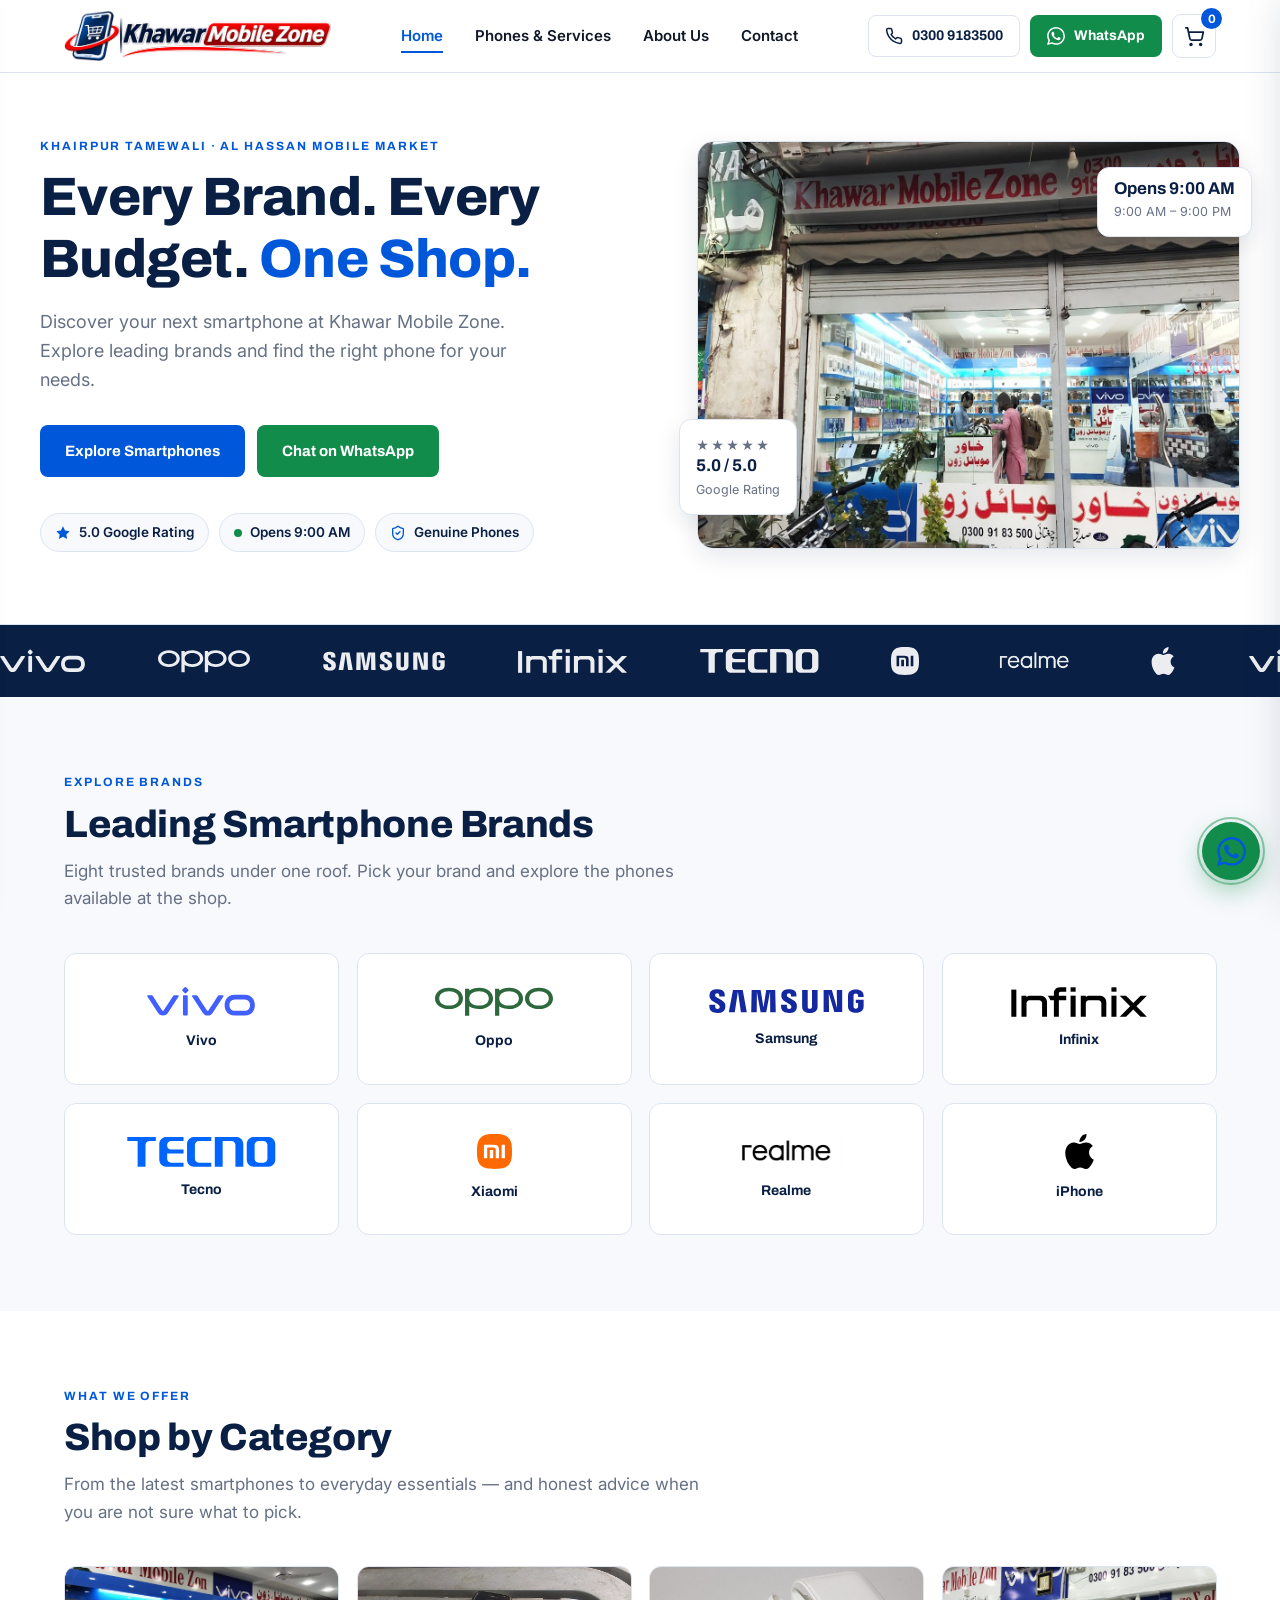
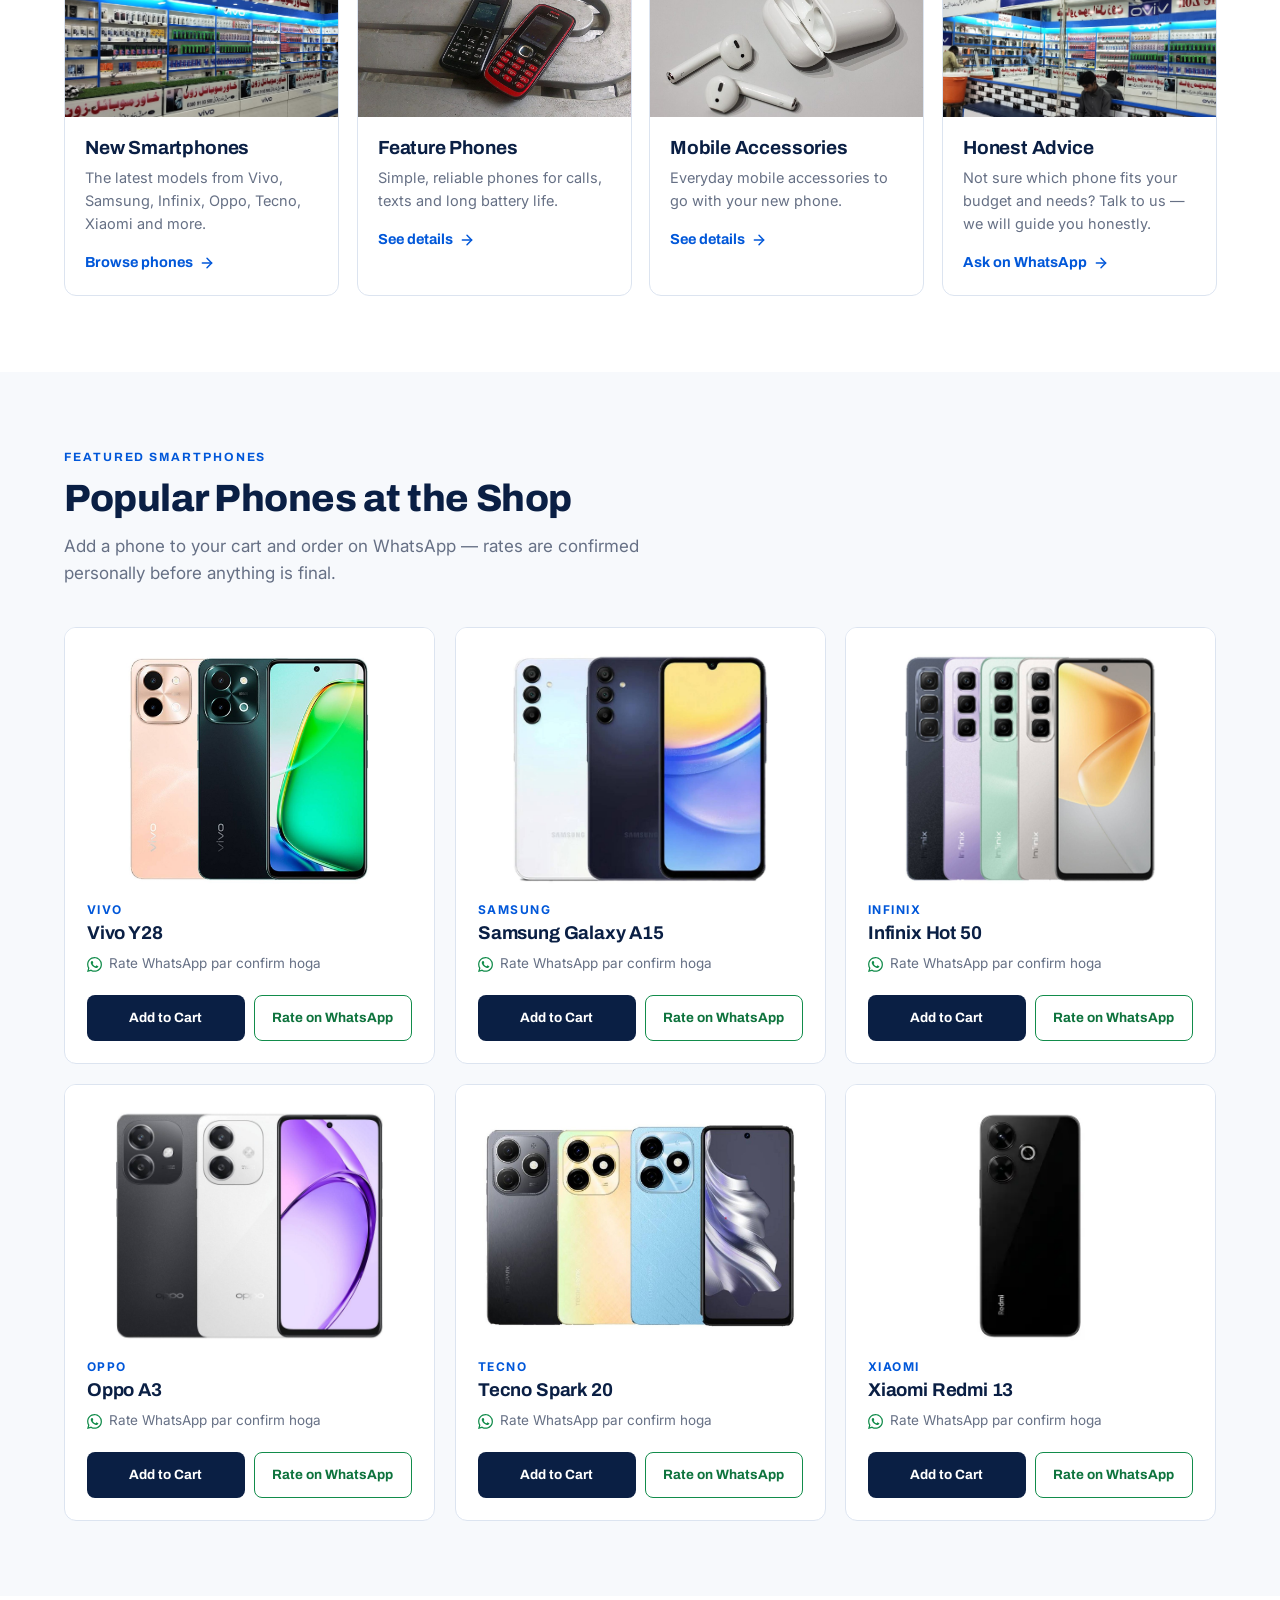
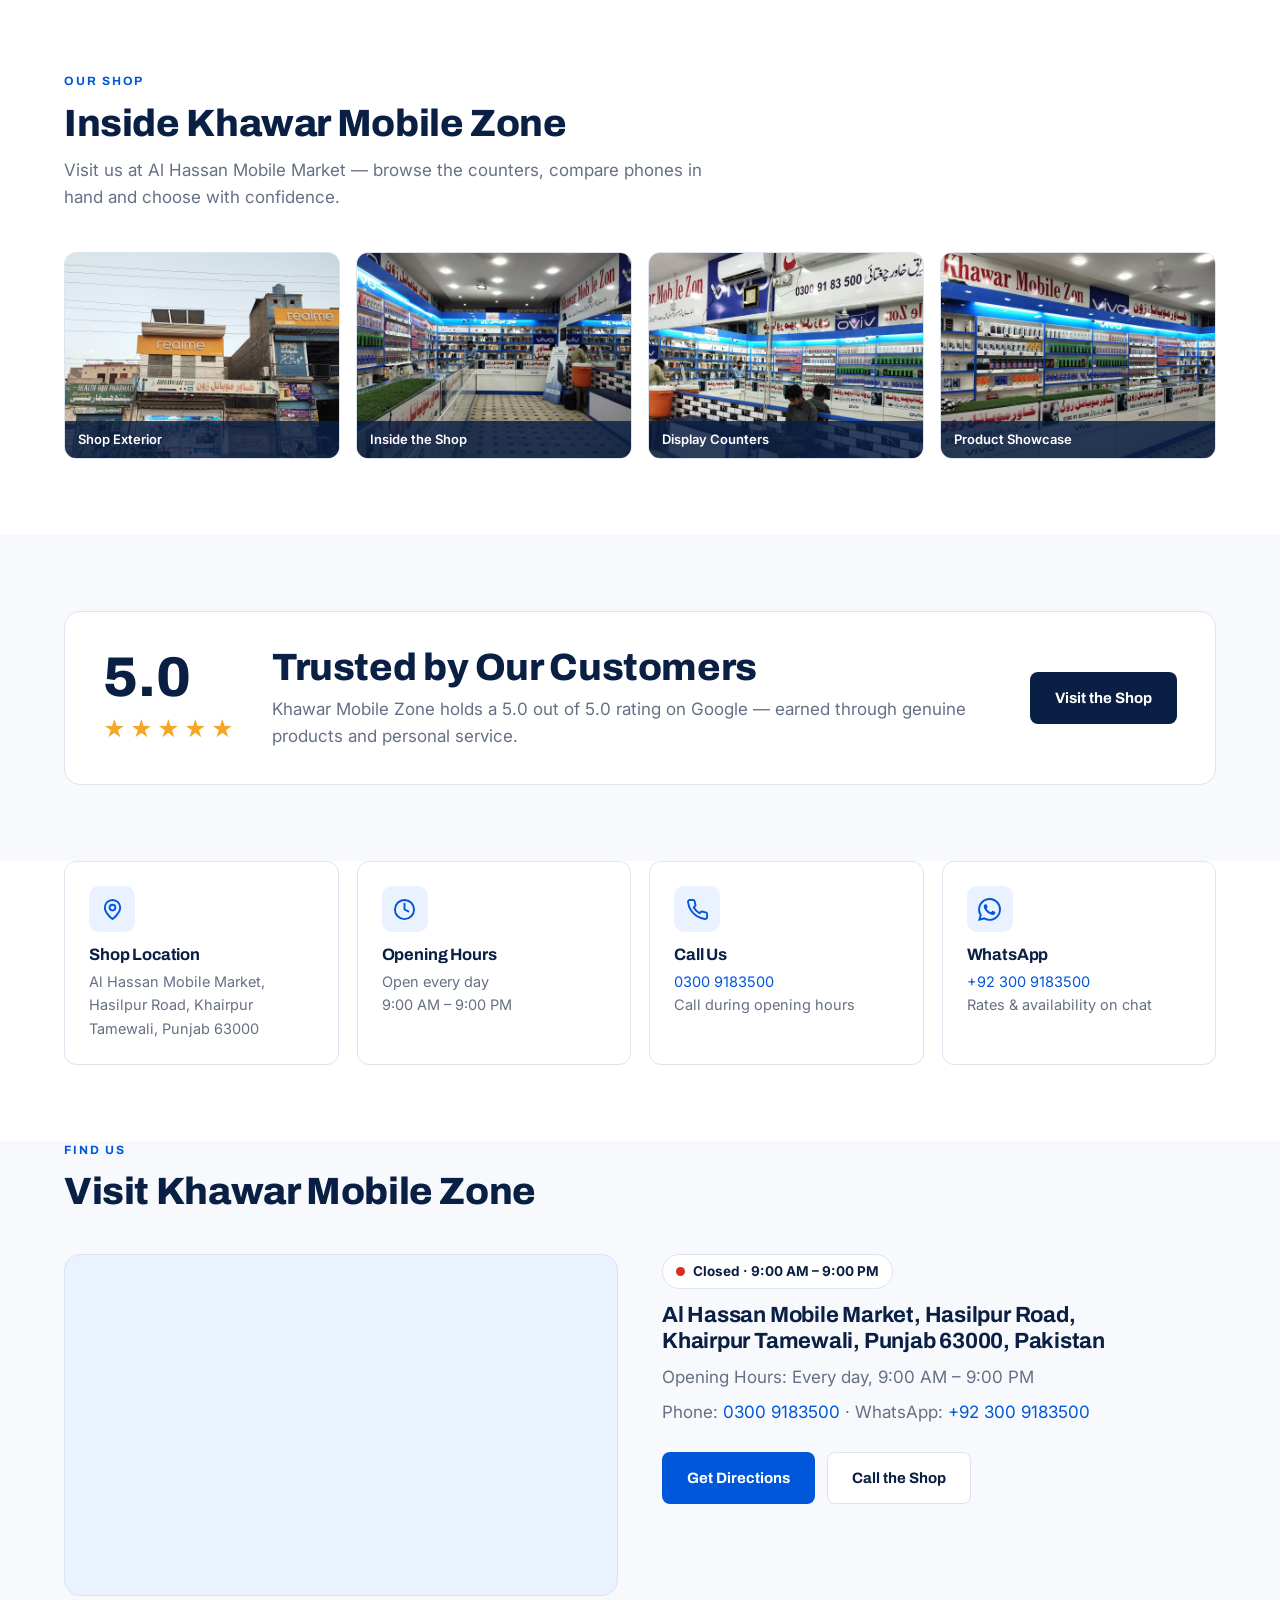
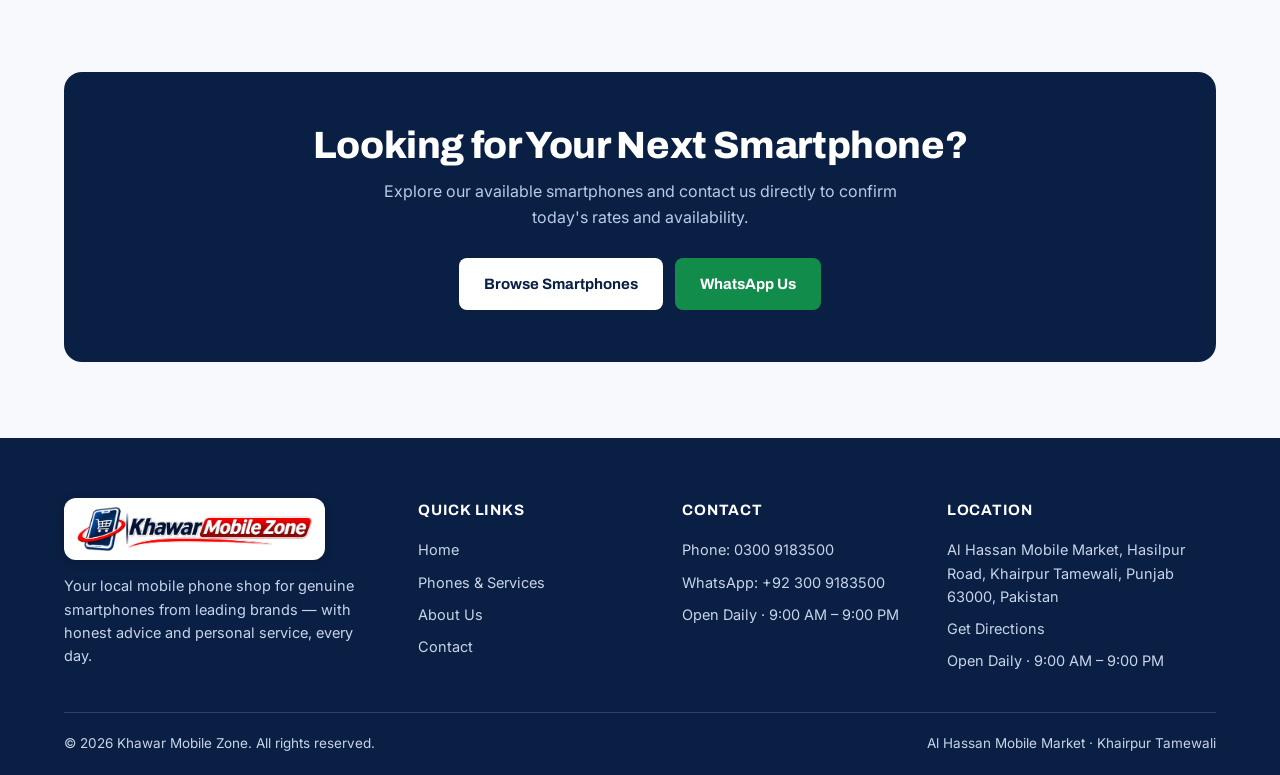
<file: index.html>
<!DOCTYPE html>
<html lang="en">
<head>
<meta charset="UTF-8">
<meta name="viewport" content="width=device-width, initial-scale=1.0">
<title>Khawar Mobile Zone | Smartphones & Mobile Phones in Khairpur Tamewali</title>
<meta name="description" content="Explore smartphones and leading mobile brands at Khawar Mobile Zone, Al Hassan Mobile Market, Khairpur Tamewali. Contact us on WhatsApp for today's rates.">
<link rel="canonical" href="https://khawar-mobile-zone-blond.vercel.app/">
<meta property="og:type" content="website">
<meta property="og:title" content="Khawar Mobile Zone | Smartphones in Khairpur Tamewali">
<meta property="og:description" content="Every Brand. Every Budget. One Shop. Genuine smartphones at Al Hassan Mobile Market, Khairpur Tamewali. Rates confirmed on WhatsApp.">
<meta property="og:url" content="https://khawar-mobile-zone-blond.vercel.app/">
<meta property="og:image" content="https://khawar-mobile-zone-blond.vercel.app/assets/img/og-image.jpg">
<meta name="twitter:card" content="summary_large_image">
<meta name="twitter:image" content="https://khawar-mobile-zone-blond.vercel.app/assets/img/og-image.jpg">
<link rel="icon" type="image/png" href="assets/img/favicon.png">
<link rel="preconnect" href="https://fonts.googleapis.com">
<link rel="preconnect" href="https://fonts.gstatic.com" crossorigin>
<link href="https://fonts.googleapis.com/css2?family=Archivo:wght@600;700;800&family=Inter:wght@400;500;600;700&display=swap" rel="stylesheet">
<link rel="stylesheet" href="assets/css/style.css">
<script type="application/ld+json">
{
  "@context": "https://schema.org",
  "@type": "MobilePhoneStore",
  "name": "Khawar Mobile Zone",
  "telephone": "+92 300 9183500",
  "address": {
    "@type": "PostalAddress",
    "streetAddress": "Al Hassan Mobile Market, Hasilpur Road",
    "addressLocality": "Khairpur Tamewali",
    "addressRegion": "Punjab",
    "postalCode": "63000",
    "addressCountry": "PK"
  },
  "openingHoursSpecification": {
    "@type": "OpeningHoursSpecification",
    "dayOfWeek": ["Monday","Tuesday","Wednesday","Thursday","Friday","Saturday","Sunday"],
    "opens": "09:00",
    "closes": "21:00"
  },
  "aggregateRating": { "@type": "AggregateRating", "ratingValue": "5.0" }
}
</script>
</head>
<body>
<div data-header></div>

<main>
  <!-- HERO -->
  <section class="hero">
    <div class="container hero-in">
      <div class="hero-copy">
        <p class="eyebrow">Khairpur Tamewali · Al Hassan Mobile Market</p>
        <h1>Every Brand. Every Budget. <span class="hl">One Shop.</span></h1>
        <p class="hero-sub">Discover your next smartphone at Khawar Mobile Zone. Explore leading brands and find the right phone for your needs.</p>
        <div class="hero-ctas">
          <a class="btn btn-primary" href="phones-services/">Explore Smartphones</a>
          <a class="btn btn-wa" href="https://wa.me/923009183500" target="_blank" rel="noopener">Chat on WhatsApp</a>
        </div>
        <div class="trust-row">
          <span class="trust-chip"><svg viewBox="0 0 24 24" fill="currentColor"><path d="M12 2l3.09 6.26L22 9.27l-5 4.87 1.18 6.88L12 17.77l-6.18 3.25L7 14.14 2 9.27l6.91-1.01L12 2z"/></svg> 5.0 Google Rating</span>
          <span class="trust-chip"><span class="dot"></span> <span data-open-text>Open Today</span></span>
          <span class="trust-chip"><svg viewBox="0 0 24 24" fill="none" stroke="currentColor" stroke-width="2" stroke-linecap="round" stroke-linejoin="round"><path d="M20 13c0 5-3.5 7.5-7.66 8.95a1 1 0 0 1-.67-.01C7.5 20.5 4 18 4 13V6a1 1 0 0 1 1-1c2 0 4.5-1.2 6.24-2.72a1.17 1.17 0 0 1 1.52 0C14.51 3.81 17 5 19 5a1 1 0 0 1 1 1z"/><path d="m9 12 2 2 4-4"/></svg> Genuine Phones</span>
        </div>
      </div>
      <div class="hero-media">
        <div class="frame"><img src="assets/img/shop/shop-hero.jpg" alt="Khawar Mobile Zone shop" fetchpriority="high"></div>
        <div class="hero-badge badge-rating">
          <div><span class="stars">★★★★★</span><b>5.0 / 5.0</b><span>Google Rating</span></div>
        </div>
        <div class="hero-badge badge-hours">
          <div><b data-open-text>Open Today</b><span>9:00 AM – 9:00 PM</span></div>
        </div>
      </div>
    </div>
  </section>

  <!-- BRAND MARQUEE -->
  <div class="marquee" data-brand-marquee aria-label="Brands available at Khawar Mobile Zone"></div>

  <!-- EXPLORE BRANDS -->
  <section class="section">
    <div class="container">
      <div class="section-head reveal">
        <p class="eyebrow">Explore Brands</p>
        <h2>Leading Smartphone Brands</h2>
        <p class="lead">Eight trusted brands under one roof. Pick your brand and explore the phones available at the shop.</p>
      </div>
      <div class="brand-grid reveal" data-brand-grid></div>
    </div>
  </section>

  <!-- CATEGORIES / SERVICES -->
  <section class="section section--white">
    <div class="container">
      <div class="section-head reveal">
        <p class="eyebrow">What We Offer</p>
        <h2>Shop by Category</h2>
        <p class="lead">From the latest smartphones to everyday essentials — and honest advice when you are not sure what to pick.</p>
      </div>
      <div class="cat-grid">
        <article class="cat-card tilt reveal">
          <div class="thumb"><img src="assets/img/shop/shop-showcase.jpg" alt="Smartphones on display inside Khawar Mobile Zone" loading="lazy"></div>
          <div class="cat-body"><h3>New Smartphones</h3>
            <p>The latest models from Vivo, Samsung, Infinix, Oppo, Tecno, Xiaomi and more.</p>
            <a class="text-link" href="phones-services/">Browse phones <svg viewBox="0 0 24 24" fill="none" stroke="currentColor" stroke-width="2.2" stroke-linecap="round" stroke-linejoin="round"><path d="M5 12h14"/><path d="m12 5 7 7-7 7"/></svg></a></div>
        </article>
        <article class="cat-card tilt reveal">
          <div class="thumb"><img src="assets/img/categories/feature-phones.jpg" alt="Feature phones with keypads" loading="lazy"></div>
          <div class="cat-body"><h3>Feature Phones</h3>
            <p>Simple, reliable phones for calls, texts and long battery life.</p>
            <a class="text-link" href="phones-services/">See details <svg viewBox="0 0 24 24" fill="none" stroke="currentColor" stroke-width="2.2" stroke-linecap="round" stroke-linejoin="round"><path d="M5 12h14"/><path d="m12 5 7 7-7 7"/></svg></a></div>
        </article>
        <article class="cat-card tilt reveal">
          <div class="thumb"><img src="assets/img/categories/accessories.jpg" alt="Wireless earbuds — mobile accessories" loading="lazy"></div>
          <div class="cat-body"><h3>Mobile Accessories</h3>
            <p>Everyday mobile accessories to go with your new phone.</p>
            <a class="text-link" href="phones-services/">See details <svg viewBox="0 0 24 24" fill="none" stroke="currentColor" stroke-width="2.2" stroke-linecap="round" stroke-linejoin="round"><path d="M5 12h14"/><path d="m12 5 7 7-7 7"/></svg></a></div>
        </article>
        <article class="cat-card tilt reveal">
          <div class="thumb"><img src="assets/img/shop/shop-counter.jpg" alt="Helping a customer at the Khawar Mobile Zone counter" loading="lazy"></div>
          <div class="cat-body"><h3>Honest Advice</h3>
            <p>Not sure which phone fits your budget and needs? Talk to us — we will guide you honestly.</p>
            <a class="text-link" href="https://wa.me/923009183500" target="_blank" rel="noopener">Ask on WhatsApp <svg viewBox="0 0 24 24" fill="none" stroke="currentColor" stroke-width="2.2" stroke-linecap="round" stroke-linejoin="round"><path d="M5 12h14"/><path d="m12 5 7 7-7 7"/></svg></a></div>
        </article>
      </div>
    </div>
  </section>

  <!-- FEATURED SMARTPHONES -->
  <section class="section">
    <div class="container">
      <div class="section-head reveal">
        <p class="eyebrow">Featured Smartphones</p>
        <h2>Popular Phones at the Shop</h2>
        <p class="lead">Add a phone to your cart and order on WhatsApp — rates are confirmed personally before anything is final.</p>
      </div>
      <div class="product-grid reveal" data-products></div>
    </div>
  </section>

  <!-- GALLERY -->
  <section class="section section--white">
    <div class="container">
      <div class="section-head reveal">
        <p class="eyebrow">Our Shop</p>
        <h2>Inside Khawar Mobile Zone</h2>
        <p class="lead">Visit us at Al Hassan Mobile Market — browse the counters, compare phones in hand and choose with confidence.</p>
      </div>
      <div class="gallery-grid reveal" data-gallery></div>
    </div>
  </section>

  <!-- TRUST -->
  <section class="section">
    <div class="container">
      <div class="trust-band reveal">
        <div>
          <div class="rating-big">5.0</div>
          <div class="rating-stars">★★★★★</div>
        </div>
        <div>
          <h2 style="margin-bottom:6px">Trusted by Our Customers</h2>
          <p class="lead">Khawar Mobile Zone holds a 5.0 out of 5.0 rating on Google — earned through genuine products and personal service.</p>
        </div>
        <a class="btn btn-navy" href="contact/">Visit the Shop</a>
      </div>
    </div>
  </section>

  <!-- INFO STRIP -->
  <section class="section section--white" style="padding-top:0">
    <div class="container">
      <div class="info-grid">
        <div class="info-card reveal">
          <div class="ic"><svg viewBox="0 0 24 24" fill="none" stroke="currentColor" stroke-width="2" stroke-linecap="round" stroke-linejoin="round"><path d="M20 10c0 6-8 12-8 12s-8-6-8-12a8 8 0 0 1 16 0Z"/><circle cx="12" cy="10" r="3"/></svg></div>
          <h3>Shop Location</h3><p>Al Hassan Mobile Market, Hasilpur Road, Khairpur Tamewali, Punjab 63000</p>
        </div>
        <div class="info-card reveal">
          <div class="ic"><svg viewBox="0 0 24 24" fill="none" stroke="currentColor" stroke-width="2" stroke-linecap="round" stroke-linejoin="round"><circle cx="12" cy="12" r="10"/><path d="M12 6v6l4 2"/></svg></div>
          <h3>Opening Hours</h3><p>Open every day<br>9:00 AM – 9:00 PM</p>
        </div>
        <div class="info-card reveal">
          <div class="ic"><svg viewBox="0 0 24 24" fill="none" stroke="currentColor" stroke-width="2" stroke-linecap="round" stroke-linejoin="round"><path d="M22 16.92v3a2 2 0 0 1-2.18 2 19.79 19.79 0 0 1-8.63-3.07 19.5 19.5 0 0 1-6-6 19.79 19.79 0 0 1-3.07-8.67A2 2 0 0 1 4.11 2h3a2 2 0 0 1 2 1.72 12.84 12.84 0 0 0 .7 2.81 2 2 0 0 1-.45 2.11L8.09 9.91a16 16 0 0 0 6 6l1.27-1.27a2 2 0 0 1 2.11-.45 12.84 12.84 0 0 0 2.81.7A2 2 0 0 1 22 16.92z"/></svg></div>
          <h3>Call Us</h3><p><a href="tel:+923009183500">0300 9183500</a><br>Call during opening hours</p>
        </div>
        <div class="info-card reveal">
          <div class="ic"><svg viewBox="0 0 24 24" fill="currentColor"><path d="M17.472 14.382c-.297-.149-1.758-.867-2.03-.967-.273-.099-.471-.148-.67.15-.197.297-.767.966-.94 1.164-.173.199-.347.223-.644.075-.297-.15-1.255-.463-2.39-1.475-.883-.788-1.48-1.761-1.653-2.059-.173-.297-.018-.458.13-.606.134-.133.298-.347.446-.52.149-.174.198-.298.298-.497.099-.198.05-.371-.025-.52-.075-.149-.669-1.612-.916-2.207-.242-.579-.487-.5-.669-.51-.173-.008-.371-.01-.57-.01-.198 0-.52.074-.792.372-.272.297-1.04 1.016-1.04 2.479 0 1.462 1.065 2.875 1.213 3.074.149.198 2.096 3.2 5.077 4.487.709.306 1.262.489 1.694.625.712.227 1.36.195 1.871.118.571-.085 1.758-.719 2.006-1.413.248-.694.248-1.289.173-1.413-.074-.124-.272-.198-.57-.347m-5.421 7.403h-.004a9.87 9.87 0 0 1-5.031-1.378l-.361-.214-3.741.982.998-3.648-.235-.374a9.86 9.86 0 0 1-1.51-5.26c.001-5.45 4.436-9.884 9.888-9.884 2.64 0 5.122 1.03 6.988 2.898a9.825 9.825 0 0 1 2.893 6.994c-.003 5.45-4.437 9.884-9.885 9.884m8.413-18.297A11.815 11.815 0 0 0 12.05 0C5.495 0 .16 5.335.157 11.892c0 2.096.547 4.142 1.588 5.945L.057 24l6.305-1.654a11.882 11.882 0 0 0 5.683 1.448h.005c6.554 0 11.89-5.335 11.893-11.893a11.821 11.821 0 0 0-3.48-8.413Z"/></svg></div>
          <h3>WhatsApp</h3><p><a href="https://wa.me/923009183500" target="_blank" rel="noopener">+92 300 9183500</a><br>Rates &amp; availability on chat</p>
        </div>
      </div>
    </div>
  </section>

  <!-- LOCATION -->
  <section class="section" style="padding-top:0">
    <div class="container">
      <div class="section-head reveal">
        <p class="eyebrow">Find Us</p>
        <h2>Visit Khawar Mobile Zone</h2>
      </div>
      <div class="split reveal">
        <div class="map-frame"><iframe data-map title="Khawar Mobile Zone location map" loading="lazy" referrerpolicy="no-referrer-when-downgrade"></iframe></div>
        <div>
          <p style="margin-bottom:14px"><span class="status-pill" data-open-status><span class="dot"></span> Open Now · 9:00 AM – 9:00 PM</span></p>
          <h3 style="font-size:22px;margin-bottom:10px">Al Hassan Mobile Market, Hasilpur Road,<br>Khairpur Tamewali, Punjab 63000, Pakistan</h3>
          <p class="lead" style="margin-bottom:8px">Opening Hours: Every day, 9:00 AM – 9:00 PM</p>
          <p class="lead" style="margin-bottom:26px">Phone: <a href="tel:+923009183500">0300 9183500</a> · WhatsApp: <a href="https://wa.me/923009183500" target="_blank" rel="noopener">+92 300 9183500</a></p>
          <div style="display:flex;gap:12px;flex-wrap:wrap">
            <a class="btn btn-primary" data-directions href="#" target="_blank" rel="noopener">Get Directions</a>
            <a class="btn btn-outline" href="tel:+923009183500">Call the Shop</a>
          </div>
        </div>
      </div>
    </div>
  </section>

  <!-- FINAL CTA -->
  <section class="section" style="padding-top:0">
    <div class="container">
      <div class="cta-band reveal">
        <h2>Looking for Your Next Smartphone?</h2>
        <p>Explore our available smartphones and contact us directly to confirm today's rates and availability.</p>
        <div class="row">
          <a class="btn btn-primary" href="phones-services/" style="background:#fff;color:var(--navy)">Browse Smartphones</a>
          <a class="btn btn-wa" href="https://wa.me/923009183500" target="_blank" rel="noopener">WhatsApp Us</a>
        </div>
      </div>
    </div>
  </section>
</main>

<div data-footer></div>
<script>window.KMZ_BASE = "."; window.KMZ_PAGE = "home";</script>
<script src="assets/js/data.js"></script>
<script src="assets/js/site.js"></script>
</body>
</html>
</file>
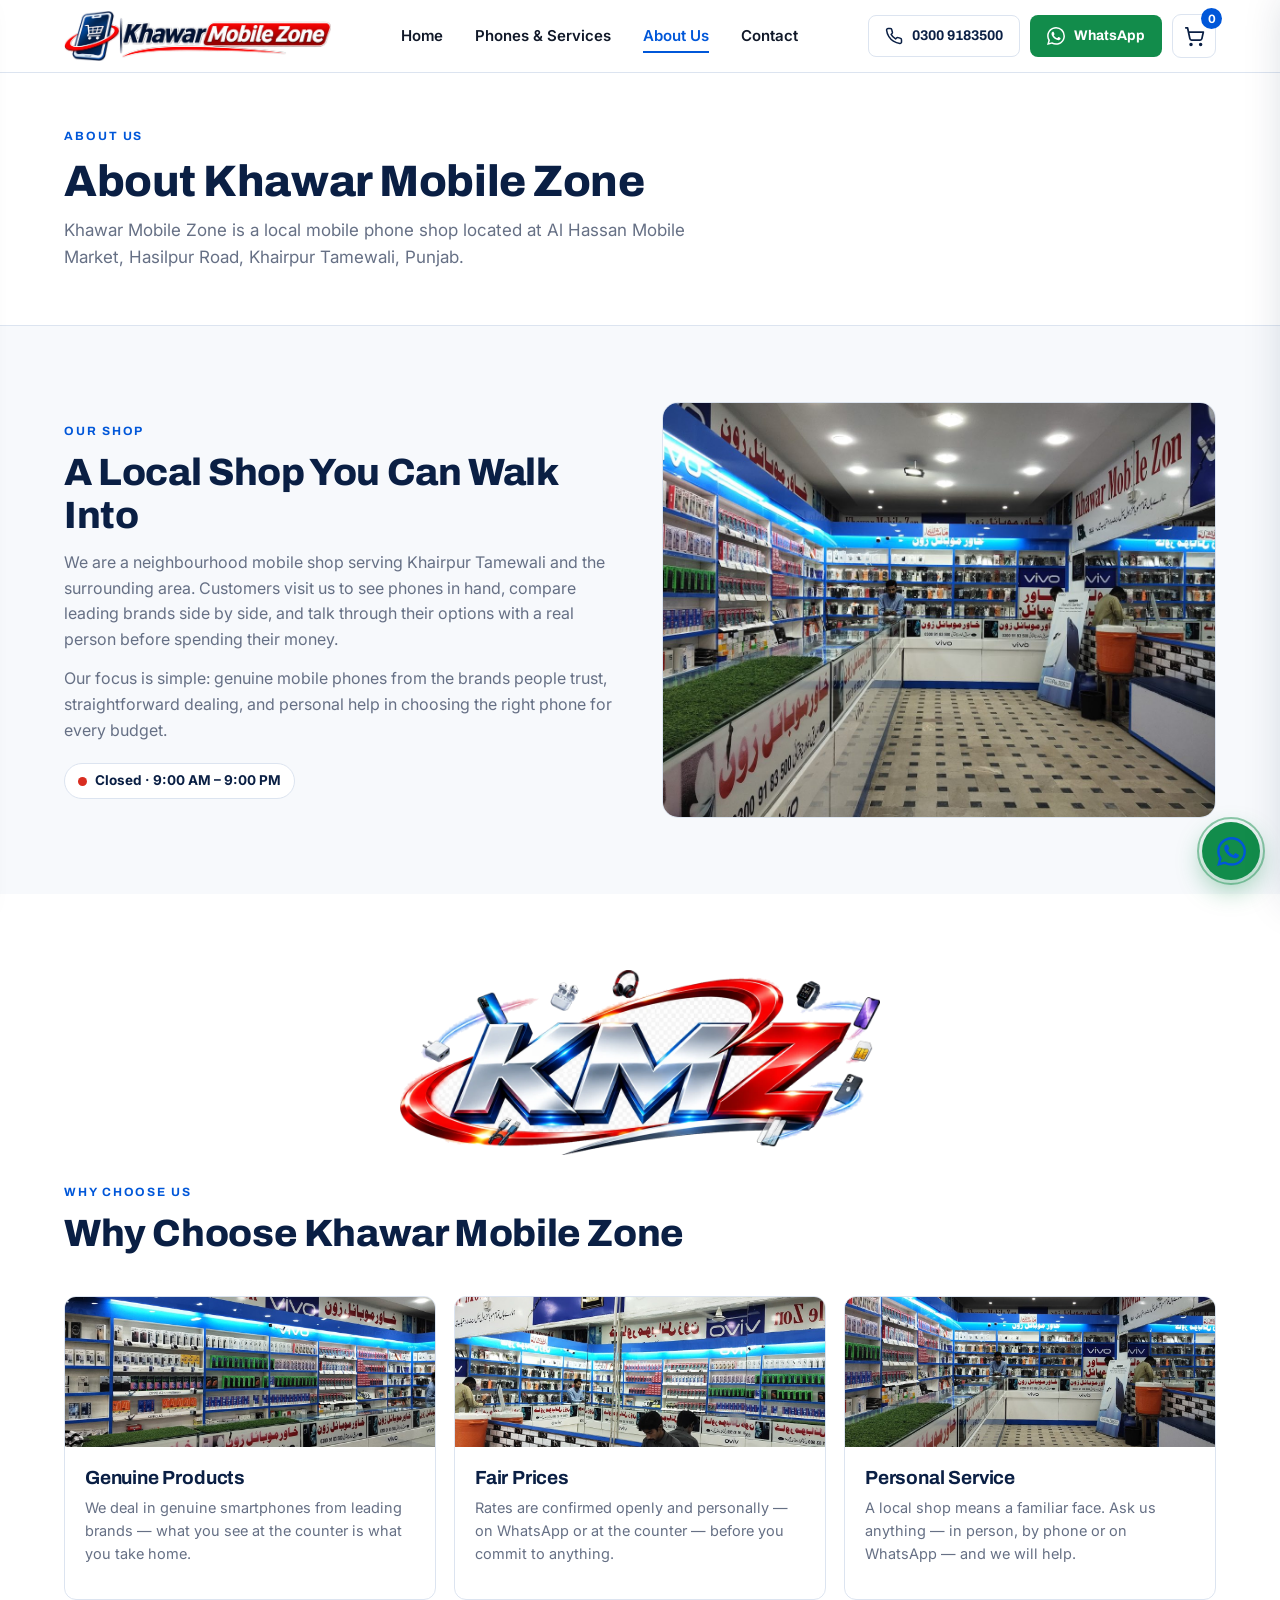
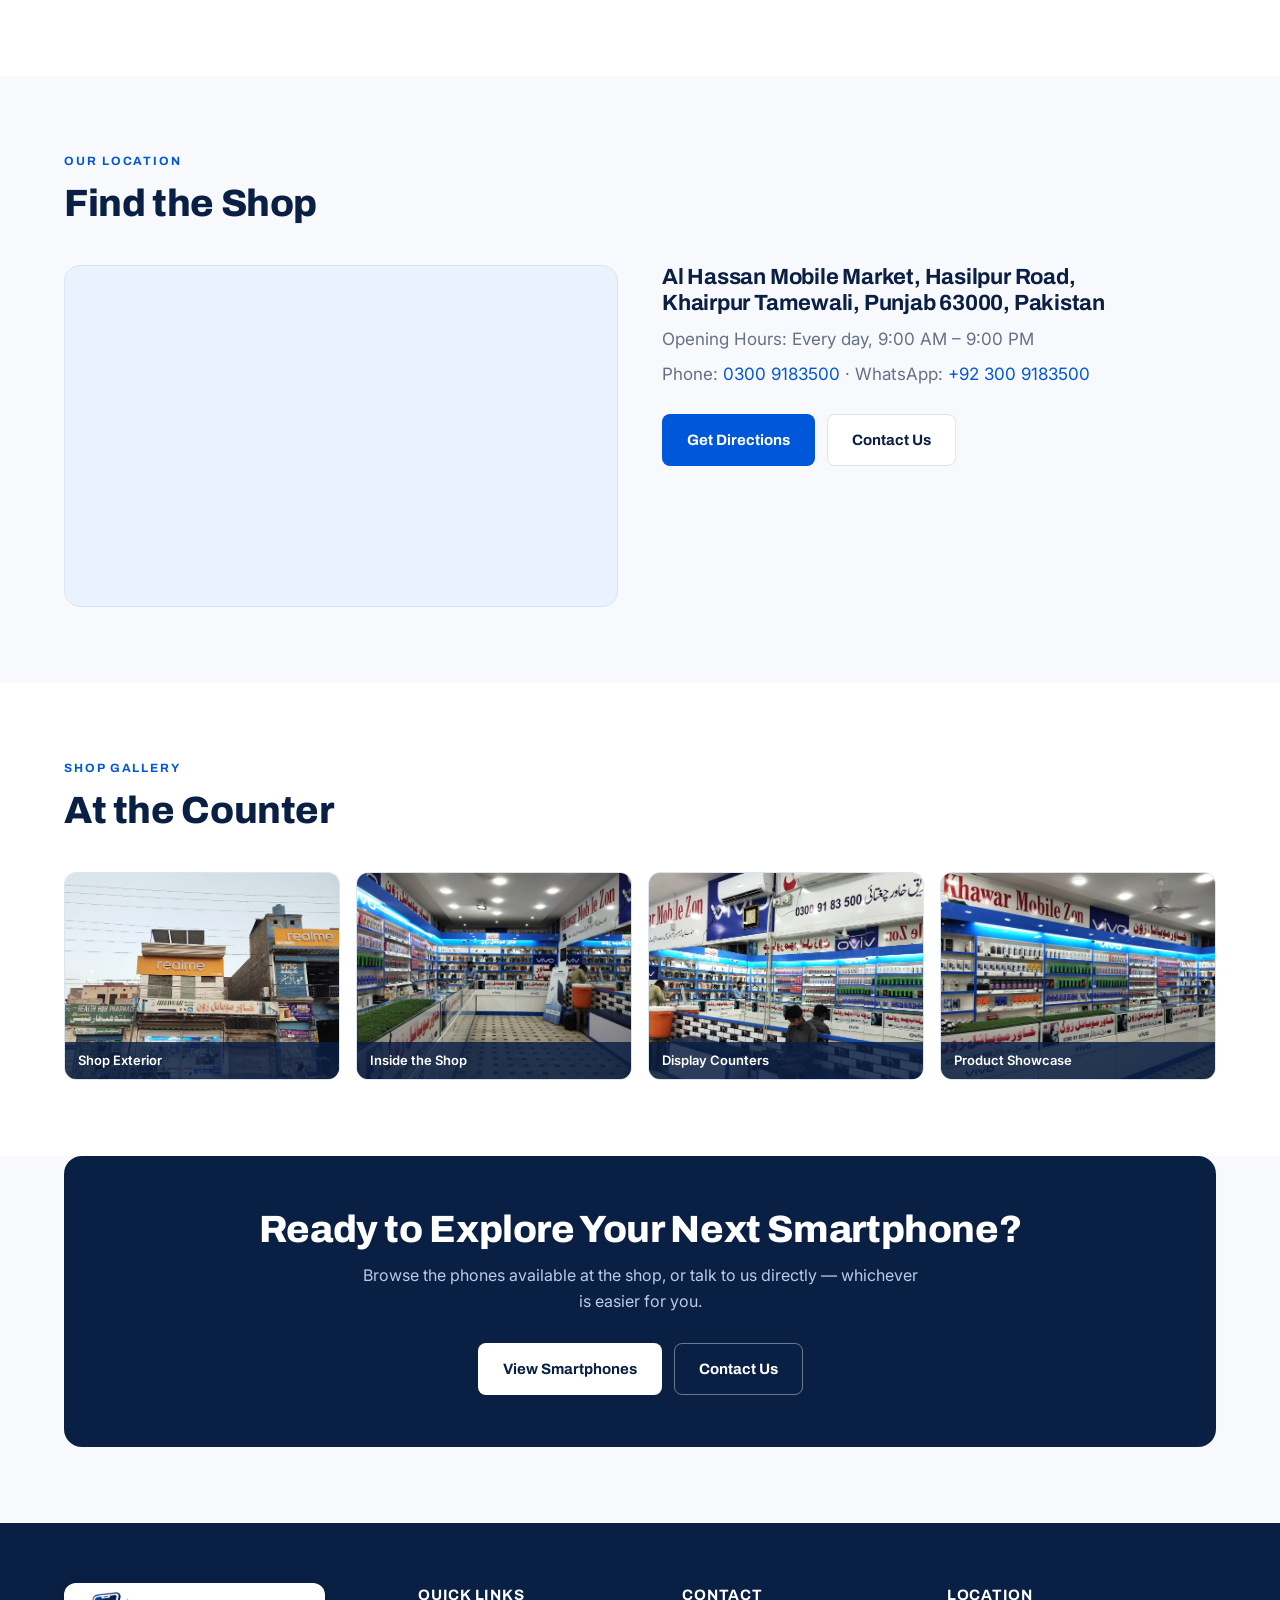
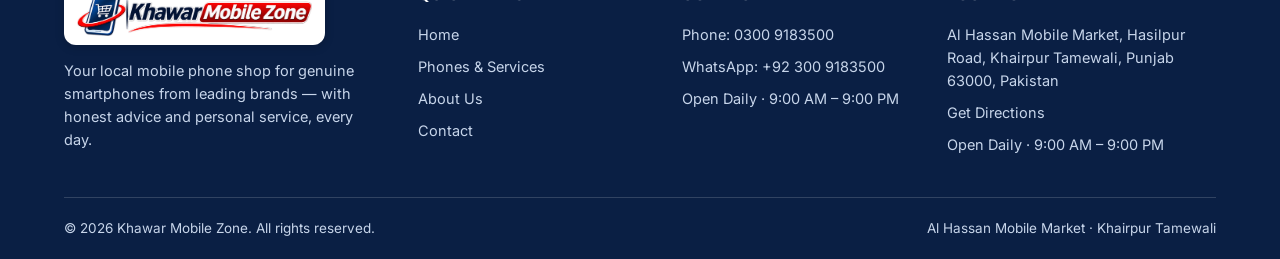
<file: about/index.html>
<!DOCTYPE html>
<html lang="en">
<head>
<meta charset="UTF-8">
<meta name="viewport" content="width=device-width, initial-scale=1.0">
<title>About Us | Khawar Mobile Zone, Khairpur Tamewali</title>
<meta name="description" content="About Khawar Mobile Zone — a local mobile phone shop at Al Hassan Mobile Market, Hasilpur Road, Khairpur Tamewali, Punjab. Genuine products, fair prices and personal service.">
<link rel="canonical" href="https://khawar-mobile-zone-blond.vercel.app/about/">
<meta property="og:type" content="website">
<meta property="og:title" content="About Khawar Mobile Zone">
<meta property="og:description" content="Your local mobile phone shop in Khairpur Tamewali — genuine products, fair prices and personal service.">
<meta property="og:url" content="https://khawar-mobile-zone-blond.vercel.app/about/">
<meta property="og:image" content="https://khawar-mobile-zone-blond.vercel.app/assets/img/og-image.jpg">
<meta name="twitter:card" content="summary">
<link rel="icon" type="image/png" href="../assets/img/favicon.png">
<link rel="preconnect" href="https://fonts.googleapis.com">
<link rel="preconnect" href="https://fonts.gstatic.com" crossorigin>
<link href="https://fonts.googleapis.com/css2?family=Archivo:wght@600;700;800&family=Inter:wght@400;500;600;700&display=swap" rel="stylesheet">
<link rel="stylesheet" href="../assets/css/style.css">
</head>
<body>
<div data-header></div>

<main>
  <section class="page-hero">
    <div class="container">
      <p class="eyebrow">About Us</p>
      <h1 style="font-size:clamp(30px,4vw,44px)">About Khawar Mobile Zone</h1>
      <p class="lead">Khawar Mobile Zone is a local mobile phone shop located at Al Hassan Mobile Market, Hasilpur Road, Khairpur Tamewali, Punjab.</p>
    </div>
  </section>

  <section class="section">
    <div class="container">
      <div class="split reveal" style="align-items:center">
        <div>
          <p class="eyebrow">Our Shop</p>
          <h2>A Local Shop You Can Walk Into</h2>
          <p class="muted" style="margin-bottom:14px">We are a neighbourhood mobile shop serving Khairpur Tamewali and the surrounding area. Customers visit us to see phones in hand, compare leading brands side by side, and talk through their options with a real person before spending their money.</p>
          <p class="muted" style="margin-bottom:14px">Our focus is simple: genuine mobile phones from the brands people trust, straightforward dealing, and personal help in choosing the right phone for every budget.</p>
          <p style="margin-top:20px"><span class="status-pill" data-open-status><span class="dot"></span> Open Now · 9:00 AM – 9:00 PM</span></p>
        </div>
        <div class="sb-media"><img src="../assets/img/shop/shop-interior.jpg" alt="Inside Khawar Mobile Zone"></div>
      </div>
    </div>
  </section>

  <section class="section section--white">
    <div class="container">
      <div class="brand-mark reveal"><img src="../assets/img/kmz-logo.webp" alt="KMZ — Khawar Mobile Zone" loading="lazy"></div>
      <div class="section-head reveal">
        <p class="eyebrow">Why Choose Us</p>
        <h2>Why Choose Khawar Mobile Zone</h2>
      </div>
      <div class="cat-grid cols-3">
        <article class="cat-card tilt reveal">
          <div class="thumb"><img src="../assets/img/shop/shop-showcase.jpg" alt="Genuine smartphones on display at the shop" loading="lazy"></div>
          <div class="cat-body"><h3>Genuine Products</h3>
            <p>We deal in genuine smartphones from leading brands — what you see at the counter is what you take home.</p></div>
        </article>
        <article class="cat-card tilt reveal">
          <div class="thumb"><img src="../assets/img/shop/shop-counter.jpg" alt="Rates confirmed at the shop counter" loading="lazy"></div>
          <div class="cat-body"><h3>Fair Prices</h3>
            <p>Rates are confirmed openly and personally — on WhatsApp or at the counter — before you commit to anything.</p></div>
        </article>
        <article class="cat-card tilt reveal">
          <div class="thumb"><img src="../assets/img/shop/shop-interior.jpg" alt="Inside Khawar Mobile Zone" loading="lazy"></div>
          <div class="cat-body"><h3>Personal Service</h3>
            <p>A local shop means a familiar face. Ask us anything — in person, by phone or on WhatsApp — and we will help.</p></div>
        </article>
      </div>
    </div>
  </section>

  <section class="section">
    <div class="container">
      <div class="section-head reveal">
        <p class="eyebrow">Our Location</p>
        <h2>Find the Shop</h2>
      </div>
      <div class="split reveal">
        <div class="map-frame"><iframe data-map title="Khawar Mobile Zone location map" loading="lazy" referrerpolicy="no-referrer-when-downgrade"></iframe></div>
        <div>
          <h3 style="font-size:22px;margin-bottom:10px">Al Hassan Mobile Market, Hasilpur Road,<br>Khairpur Tamewali, Punjab 63000, Pakistan</h3>
          <p class="lead" style="margin-bottom:8px">Opening Hours: Every day, 9:00 AM – 9:00 PM</p>
          <p class="lead" style="margin-bottom:26px">Phone: <a href="tel:+923009183500">0300 9183500</a> · WhatsApp: <a href="https://wa.me/923009183500" target="_blank" rel="noopener">+92 300 9183500</a></p>
          <div style="display:flex;gap:12px;flex-wrap:wrap">
            <a class="btn btn-primary" data-directions href="#" target="_blank" rel="noopener">Get Directions</a>
            <a class="btn btn-outline" href="../contact/">Contact Us</a>
          </div>
        </div>
      </div>
    </div>
  </section>

  <section class="section section--white">
    <div class="container">
      <div class="section-head reveal">
        <p class="eyebrow">Shop Gallery</p>
        <h2>At the Counter</h2>
      </div>
      <div class="gallery-grid reveal" data-gallery></div>
    </div>
  </section>

  <section class="section" style="padding-top:0">
    <div class="container">
      <div class="cta-band reveal">
        <h2>Ready to Explore Your Next Smartphone?</h2>
        <p>Browse the phones available at the shop, or talk to us directly — whichever is easier for you.</p>
        <div class="row">
          <a class="btn btn-primary" href="../phones-services/" style="background:#fff;color:var(--navy)">View Smartphones</a>
          <a class="btn btn-outline" href="../contact/" style="background:transparent;color:#fff;border-color:rgba(255,255,255,.4)">Contact Us</a>
        </div>
      </div>
    </div>
  </section>
</main>

<div data-footer></div>
<script>window.KMZ_BASE = ".."; window.KMZ_PAGE = "about";</script>
<script src="../assets/js/data.js"></script>
<script src="../assets/js/site.js"></script>
</body>
</html>
</file>
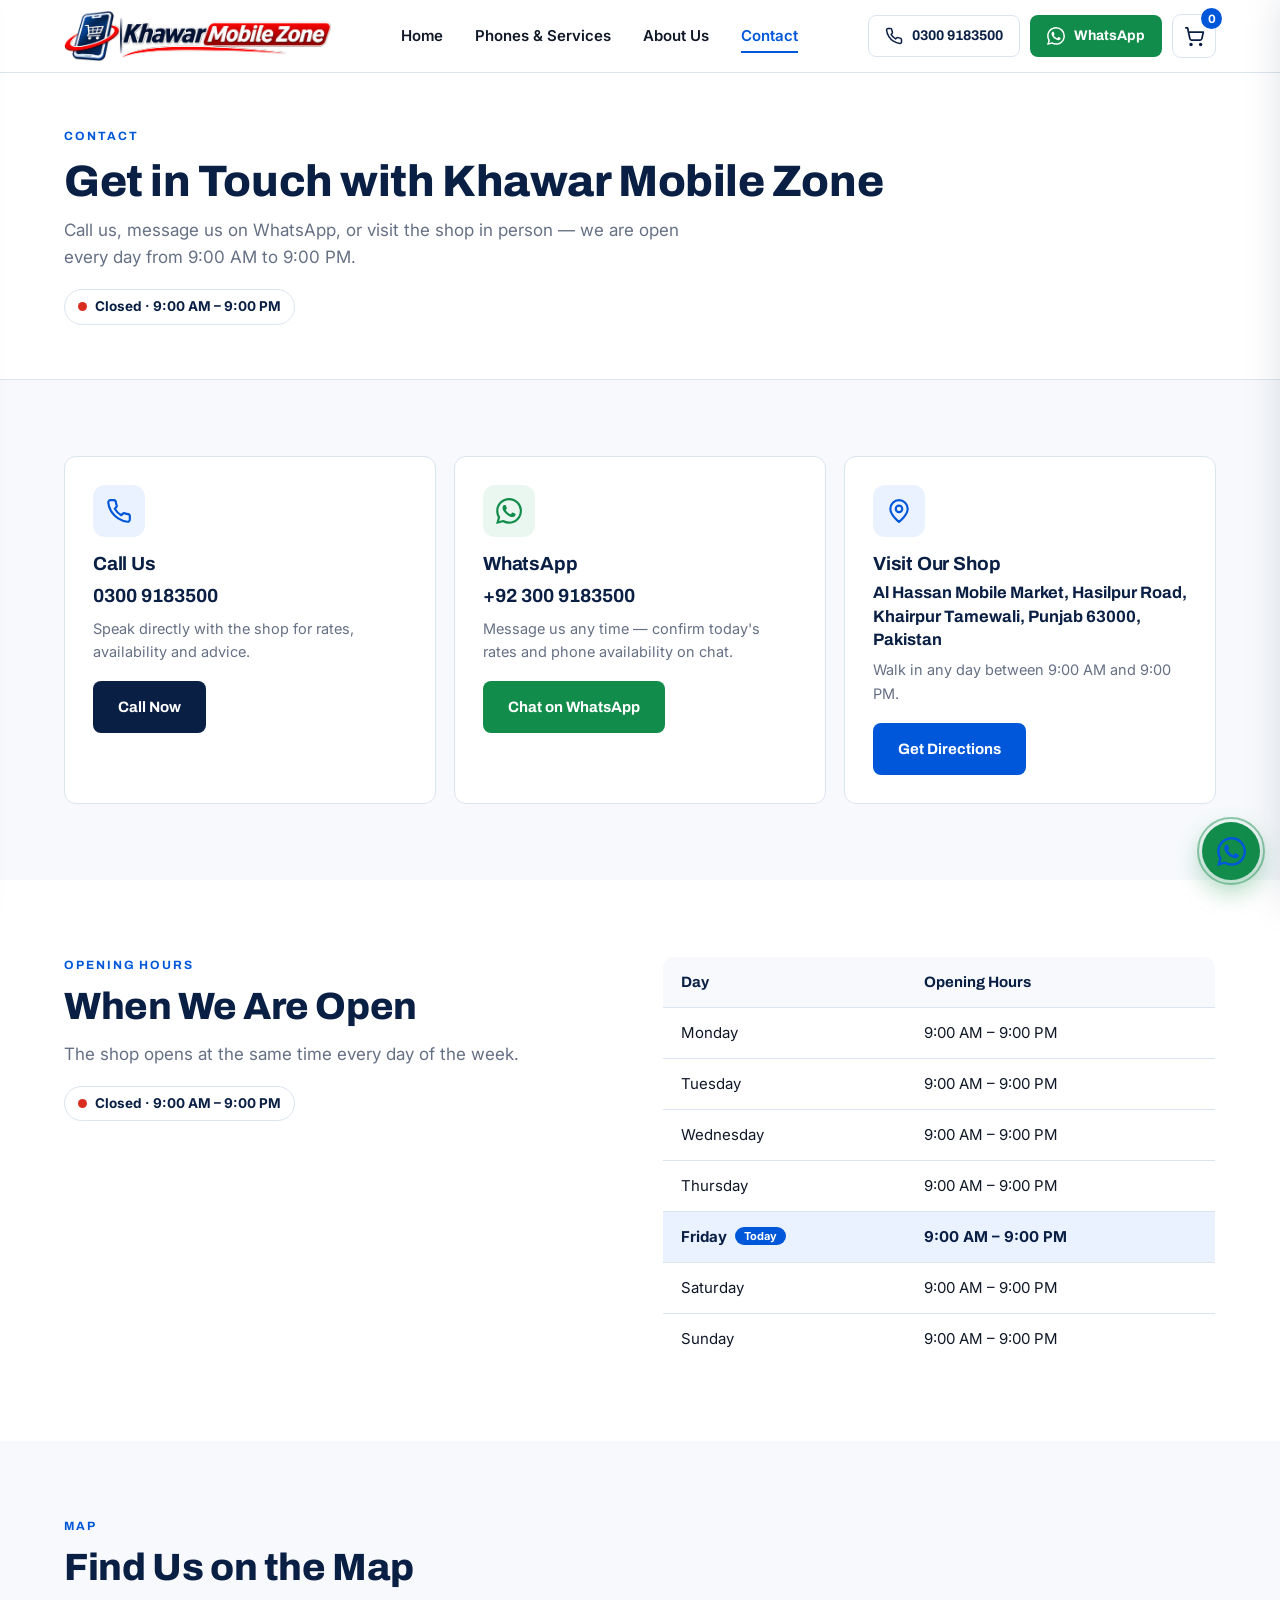
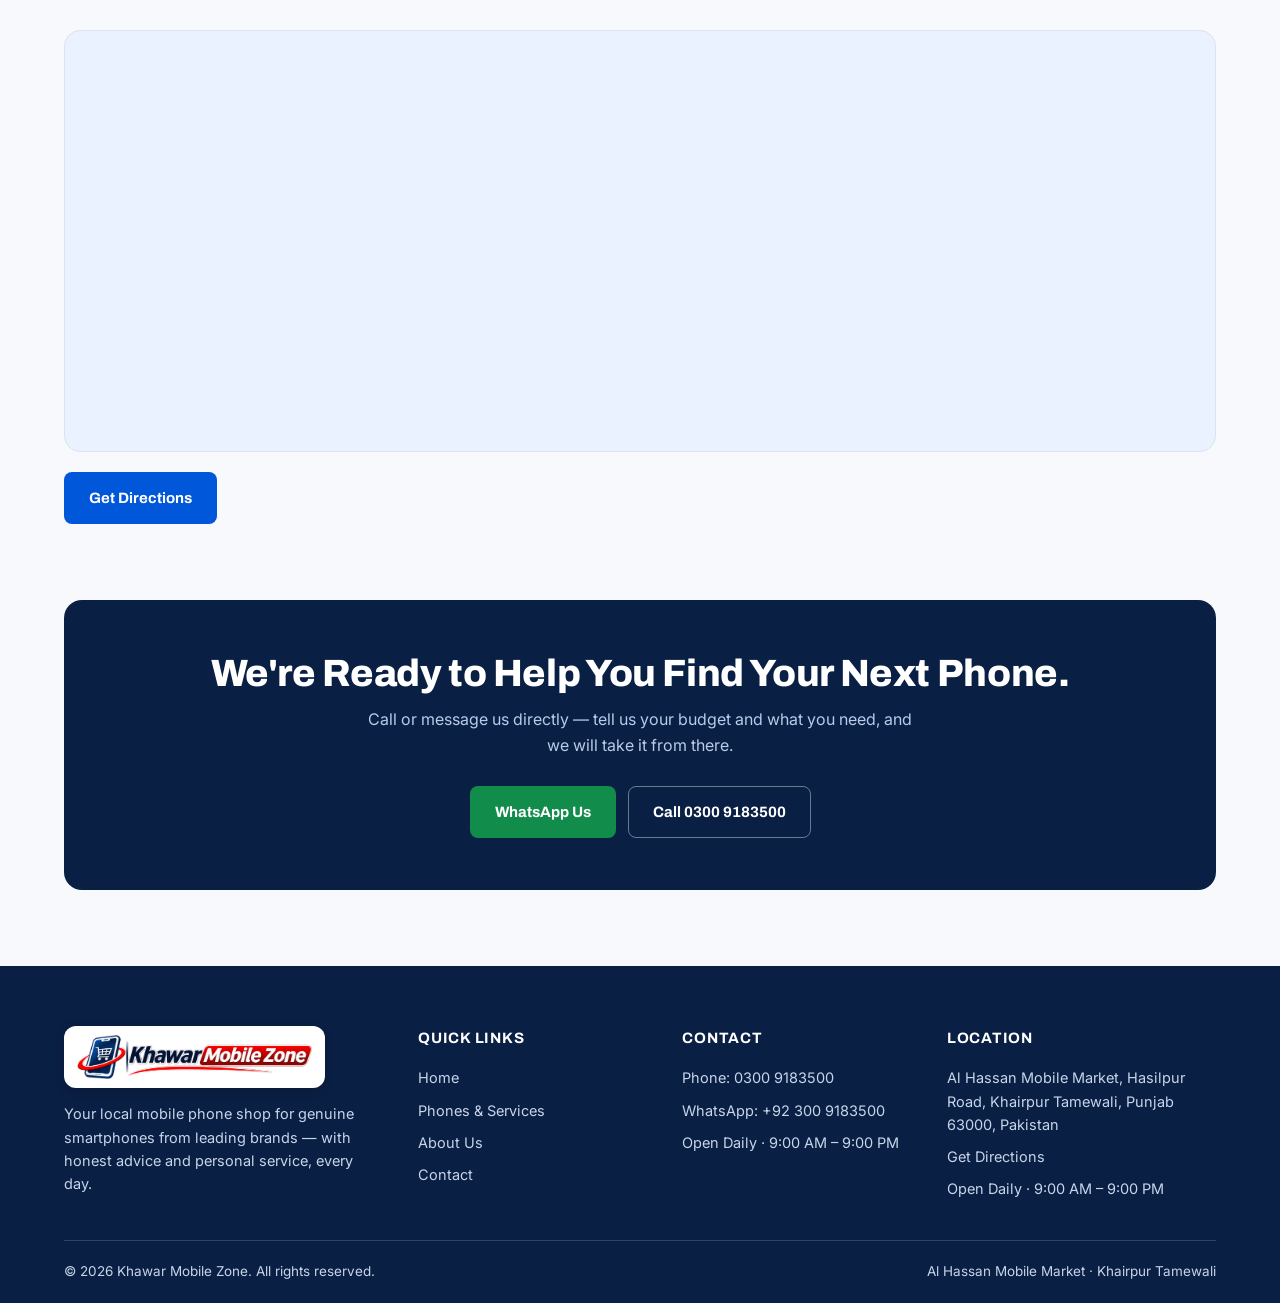
<file: contact/index.html>
<!DOCTYPE html>
<html lang="en">
<head>
<meta charset="UTF-8">
<meta name="viewport" content="width=device-width, initial-scale=1.0">
<title>Contact | Khawar Mobile Zone, Khairpur Tamewali</title>
<meta name="description" content="Contact Khawar Mobile Zone, Khairpur Tamewali. Call 0300 9183500, message on WhatsApp, or visit us at Al Hassan Mobile Market, Hasilpur Road. Open daily 9 AM – 9 PM.">
<link rel="canonical" href="https://khawar-mobile-zone-blond.vercel.app/contact/">
<meta property="og:type" content="website">
<meta property="og:title" content="Contact Khawar Mobile Zone">
<meta property="og:description" content="Call, WhatsApp or visit Khawar Mobile Zone at Al Hassan Mobile Market, Khairpur Tamewali. Open every day 9:00 AM – 9:00 PM.">
<meta property="og:url" content="https://khawar-mobile-zone-blond.vercel.app/contact/">
<meta property="og:image" content="https://khawar-mobile-zone-blond.vercel.app/assets/img/og-image.jpg">
<meta name="twitter:card" content="summary">
<link rel="icon" type="image/png" href="../assets/img/favicon.png">
<link rel="preconnect" href="https://fonts.googleapis.com">
<link rel="preconnect" href="https://fonts.gstatic.com" crossorigin>
<link href="https://fonts.googleapis.com/css2?family=Archivo:wght@600;700;800&family=Inter:wght@400;500;600;700&display=swap" rel="stylesheet">
<link rel="stylesheet" href="../assets/css/style.css">
</head>
<body>
<div data-header></div>

<main>
  <section class="page-hero">
    <div class="container">
      <p class="eyebrow">Contact</p>
      <h1 style="font-size:clamp(30px,4vw,44px)">Get in Touch with Khawar Mobile Zone</h1>
      <p class="lead">Call us, message us on WhatsApp, or visit the shop in person — we are open every day from 9:00 AM to 9:00 PM.</p>
      <p style="margin-top:18px"><span class="status-pill" data-open-status><span class="dot"></span> Open Now · 9:00 AM – 9:00 PM</span></p>
    </div>
  </section>

  <section class="section">
    <div class="container">
      <div class="contact-grid">
        <article class="contact-card reveal">
          <div class="ic"><svg viewBox="0 0 24 24" fill="none" stroke="currentColor" stroke-width="2" stroke-linecap="round" stroke-linejoin="round"><path d="M22 16.92v3a2 2 0 0 1-2.18 2 19.79 19.79 0 0 1-8.63-3.07 19.5 19.5 0 0 1-6-6 19.79 19.79 0 0 1-3.07-8.67A2 2 0 0 1 4.11 2h3a2 2 0 0 1 2 1.72 12.84 12.84 0 0 0 .7 2.81 2 2 0 0 1-.45 2.11L8.09 9.91a16 16 0 0 0 6 6l1.27-1.27a2 2 0 0 1 2.11-.45 12.84 12.84 0 0 0 2.81.7A2 2 0 0 1 22 16.92z"/></svg></div>
          <h3>Call Us</h3>
          <p class="big">0300 9183500</p>
          <p>Speak directly with the shop for rates, availability and advice.</p>
          <a class="btn btn-navy" href="tel:+923009183500">Call Now</a>
        </article>
        <article class="contact-card reveal">
          <div class="ic wa-ic"><svg viewBox="0 0 24 24" fill="currentColor"><path d="M17.472 14.382c-.297-.149-1.758-.867-2.03-.967-.273-.099-.471-.148-.67.15-.197.297-.767.966-.94 1.164-.173.199-.347.223-.644.075-.297-.15-1.255-.463-2.39-1.475-.883-.788-1.48-1.761-1.653-2.059-.173-.297-.018-.458.13-.606.134-.133.298-.347.446-.52.149-.174.198-.298.298-.497.099-.198.05-.371-.025-.52-.075-.149-.669-1.612-.916-2.207-.242-.579-.487-.5-.669-.51-.173-.008-.371-.01-.57-.01-.198 0-.52.074-.792.372-.272.297-1.04 1.016-1.04 2.479 0 1.462 1.065 2.875 1.213 3.074.149.198 2.096 3.2 5.077 4.487.709.306 1.262.489 1.694.625.712.227 1.36.195 1.871.118.571-.085 1.758-.719 2.006-1.413.248-.694.248-1.289.173-1.413-.074-.124-.272-.198-.57-.347m-5.421 7.403h-.004a9.87 9.87 0 0 1-5.031-1.378l-.361-.214-3.741.982.998-3.648-.235-.374a9.86 9.86 0 0 1-1.51-5.26c.001-5.45 4.436-9.884 9.888-9.884 2.64 0 5.122 1.03 6.988 2.898a9.825 9.825 0 0 1 2.893 6.994c-.003 5.45-4.437 9.884-9.885 9.884m8.413-18.297A11.815 11.815 0 0 0 12.05 0C5.495 0 .16 5.335.157 11.892c0 2.096.547 4.142 1.588 5.945L.057 24l6.305-1.654a11.882 11.882 0 0 0 5.683 1.448h.005c6.554 0 11.89-5.335 11.893-11.893a11.821 11.821 0 0 0-3.48-8.413Z"/></svg></div>
          <h3>WhatsApp</h3>
          <p class="big">+92 300 9183500</p>
          <p>Message us any time — confirm today's rates and phone availability on chat.</p>
          <a class="btn btn-wa" href="https://wa.me/923009183500" target="_blank" rel="noopener">Chat on WhatsApp</a>
        </article>
        <article class="contact-card reveal">
          <div class="ic"><svg viewBox="0 0 24 24" fill="none" stroke="currentColor" stroke-width="2" stroke-linecap="round" stroke-linejoin="round"><path d="M20 10c0 6-8 12-8 12s-8-6-8-12a8 8 0 0 1 16 0Z"/><circle cx="12" cy="10" r="3"/></svg></div>
          <h3>Visit Our Shop</h3>
          <p class="big" style="font-size:16.5px;line-height:1.45">Al Hassan Mobile Market, Hasilpur Road, Khairpur Tamewali, Punjab 63000, Pakistan</p>
          <p>Walk in any day between 9:00 AM and 9:00 PM.</p>
          <a class="btn btn-primary" data-directions href="#" target="_blank" rel="noopener">Get Directions</a>
        </article>
      </div>
    </div>
  </section>

  <section class="section section--white">
    <div class="container">
      <div class="split reveal" style="align-items:start">
        <div>
          <p class="eyebrow">Opening Hours</p>
          <h2>When We Are Open</h2>
          <p class="lead" style="margin-bottom:18px">The shop opens at the same time every day of the week.</p>
          <p><span class="status-pill" data-open-status><span class="dot"></span> Open Now · 9:00 AM – 9:00 PM</span></p>
        </div>
        <table class="hours-table" aria-label="Opening hours">
          <thead><tr><th>Day</th><th>Opening Hours</th></tr></thead>
          <tbody>
            <tr data-dow="1"><td>Monday</td><td>9:00 AM – 9:00 PM</td></tr>
            <tr data-dow="2"><td>Tuesday</td><td>9:00 AM – 9:00 PM</td></tr>
            <tr data-dow="3"><td>Wednesday</td><td>9:00 AM – 9:00 PM</td></tr>
            <tr data-dow="4"><td>Thursday</td><td>9:00 AM – 9:00 PM</td></tr>
            <tr data-dow="5"><td>Friday</td><td>9:00 AM – 9:00 PM</td></tr>
            <tr data-dow="6"><td>Saturday</td><td>9:00 AM – 9:00 PM</td></tr>
            <tr data-dow="0"><td>Sunday</td><td>9:00 AM – 9:00 PM</td></tr>
          </tbody>
        </table>
      </div>
    </div>
  </section>

  <section class="section">
    <div class="container">
      <div class="section-head reveal">
        <p class="eyebrow">Map</p>
        <h2>Find Us on the Map</h2>
      </div>
      <div class="map-frame reveal" style="min-height:420px"><iframe data-map title="Khawar Mobile Zone location map" loading="lazy" referrerpolicy="no-referrer-when-downgrade" style="min-height:420px"></iframe></div>
      <p style="margin-top:20px" class="reveal">
        <a class="btn btn-primary" data-directions href="#" target="_blank" rel="noopener">Get Directions</a>
      </p>
    </div>
  </section>

  <section class="section" style="padding-top:0">
    <div class="container">
      <div class="cta-band reveal">
        <h2>We're Ready to Help You Find Your Next Phone.</h2>
        <p>Call or message us directly — tell us your budget and what you need, and we will take it from there.</p>
        <div class="row">
          <a class="btn btn-wa" href="https://wa.me/923009183500" target="_blank" rel="noopener">WhatsApp Us</a>
          <a class="btn btn-outline" href="tel:+923009183500" style="background:transparent;color:#fff;border-color:rgba(255,255,255,.4)">Call 0300 9183500</a>
        </div>
      </div>
    </div>
  </section>
</main>

<div data-footer></div>
<script>window.KMZ_BASE = ".."; window.KMZ_PAGE = "contact";</script>
<script src="../assets/js/data.js"></script>
<script src="../assets/js/site.js"></script>
</body>
</html>
</file>
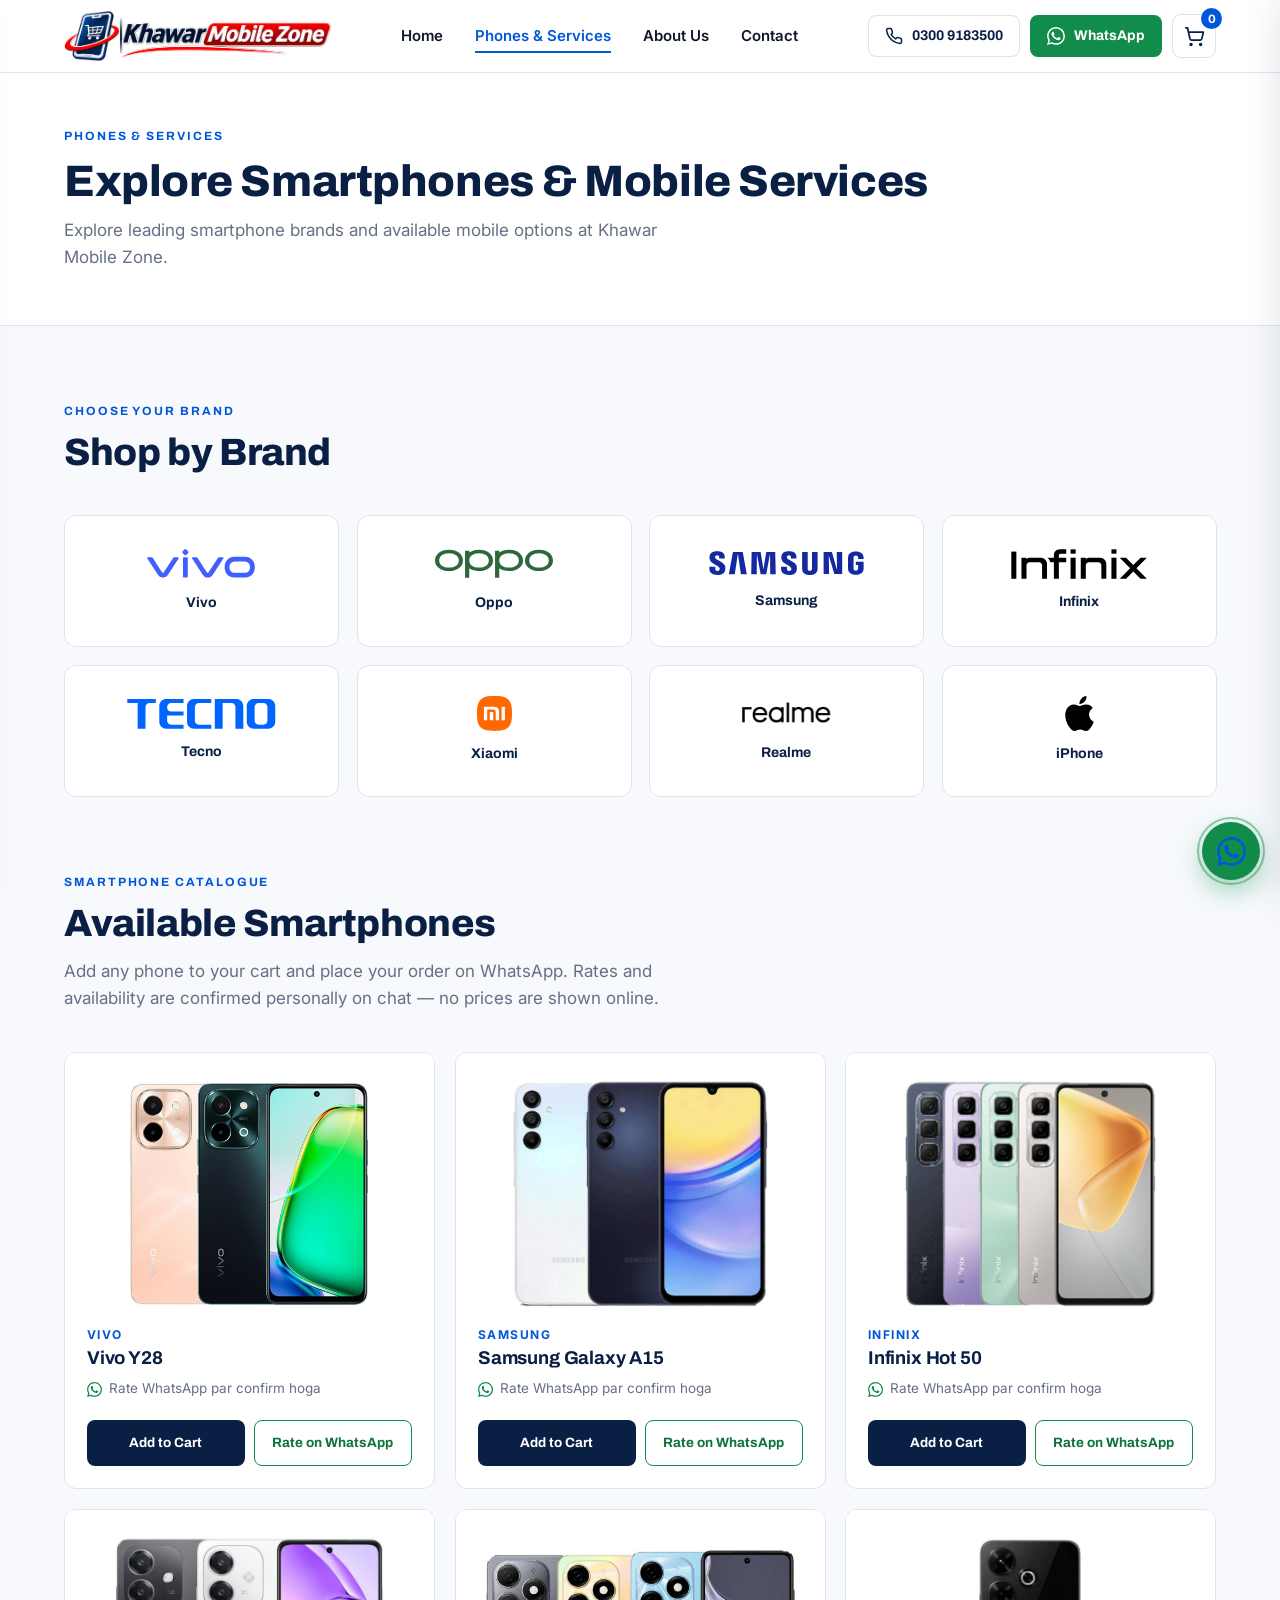
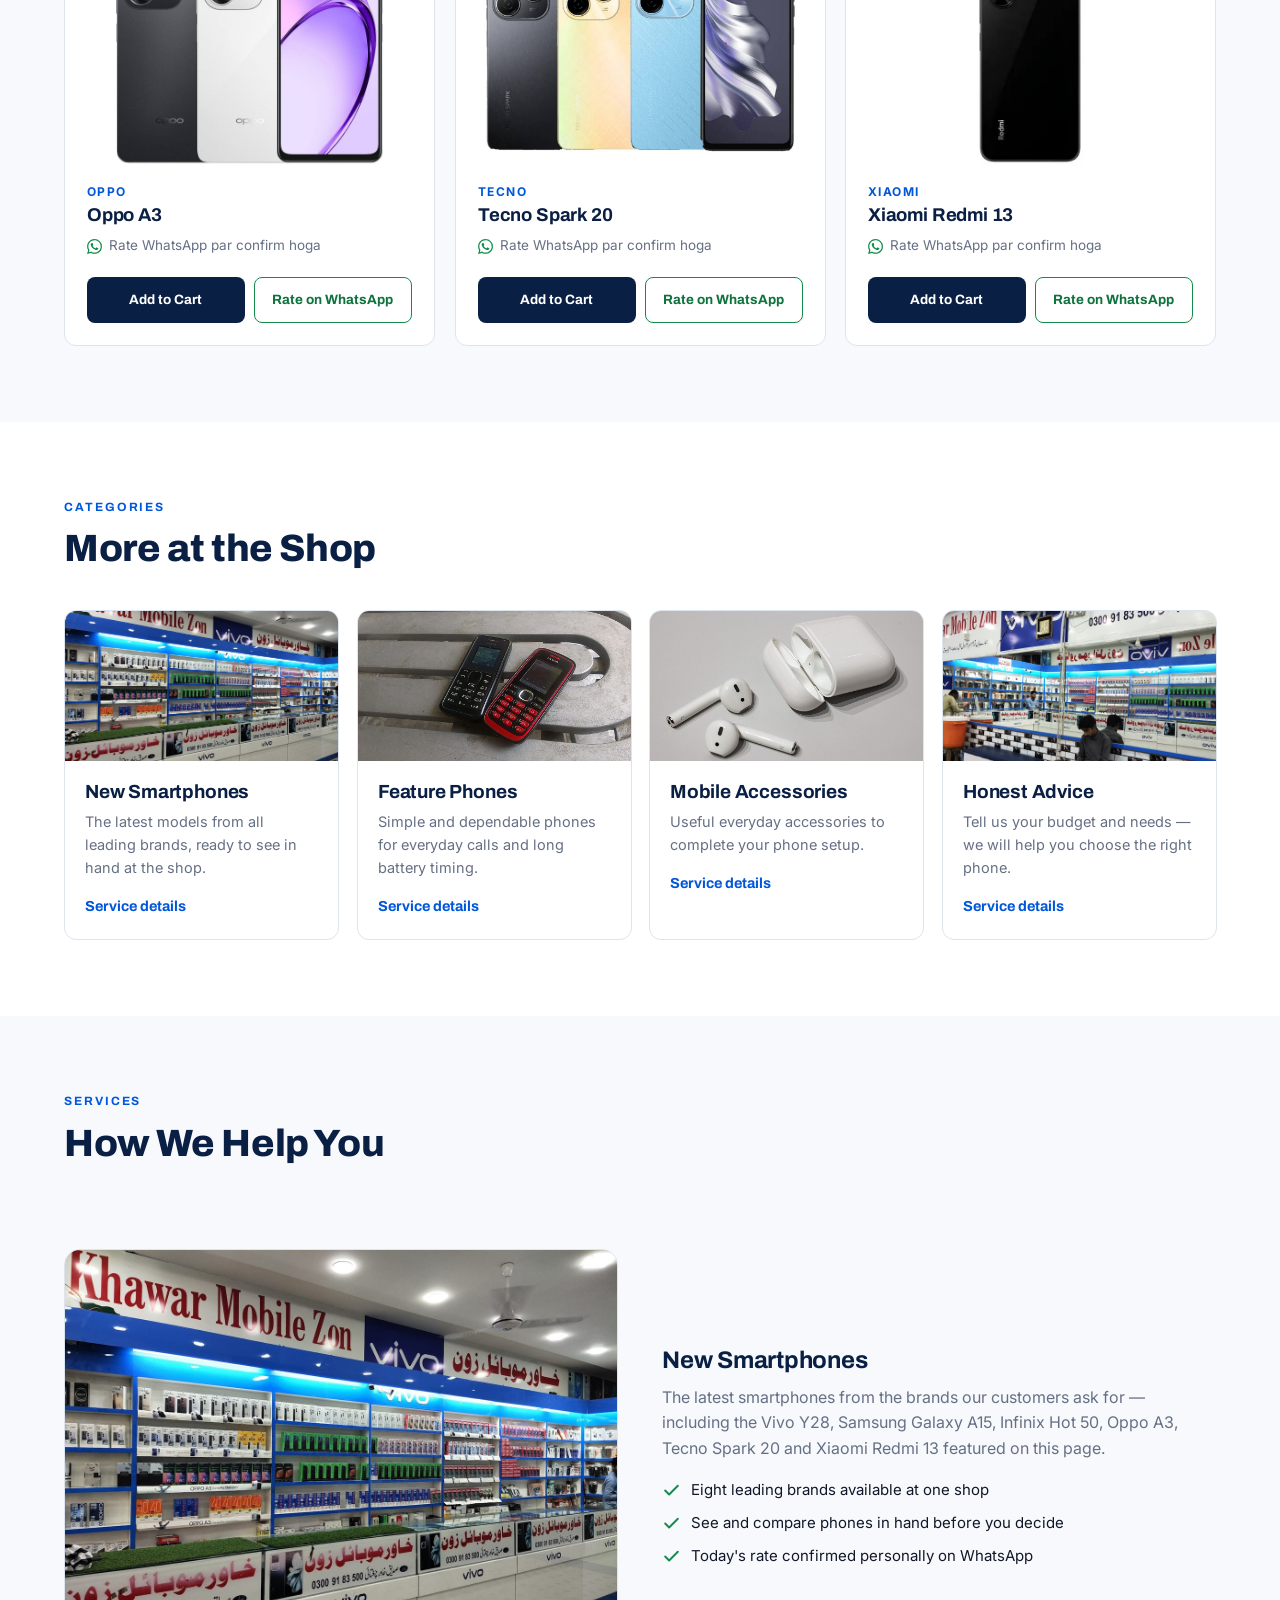
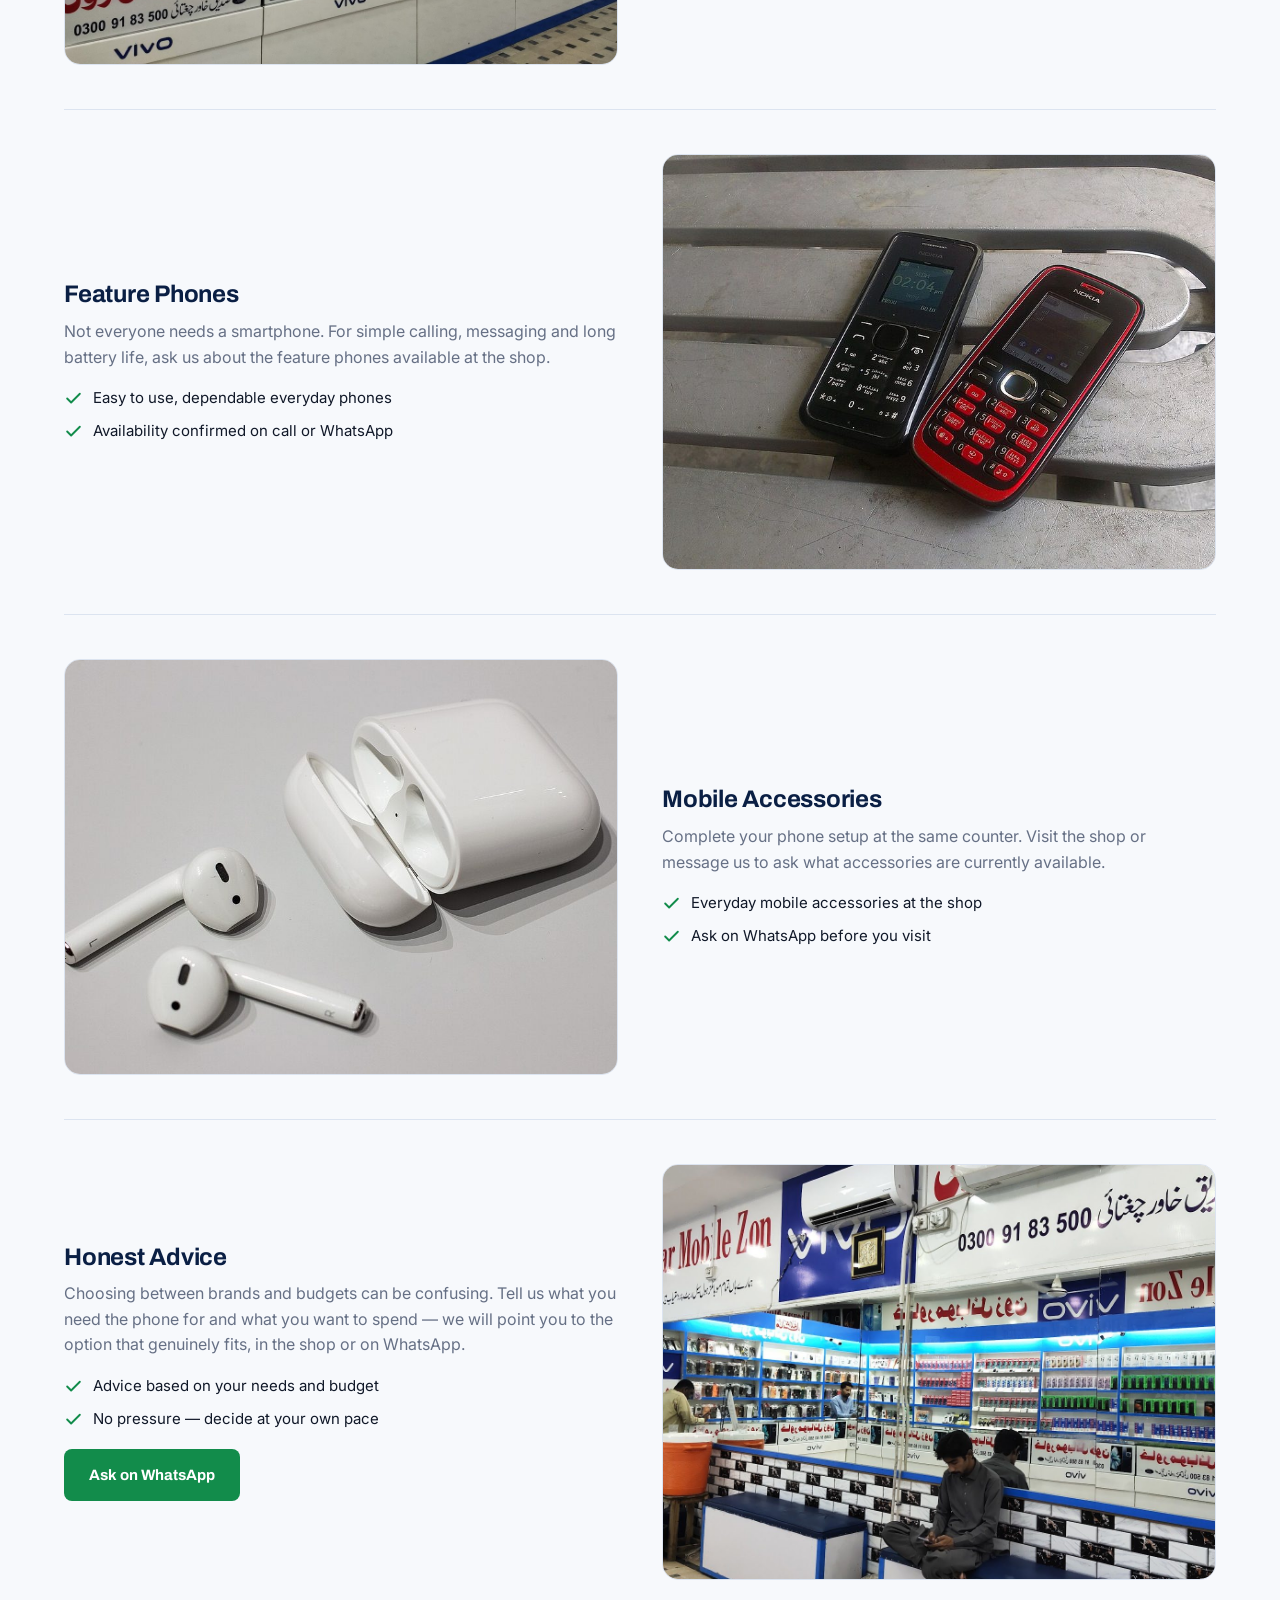
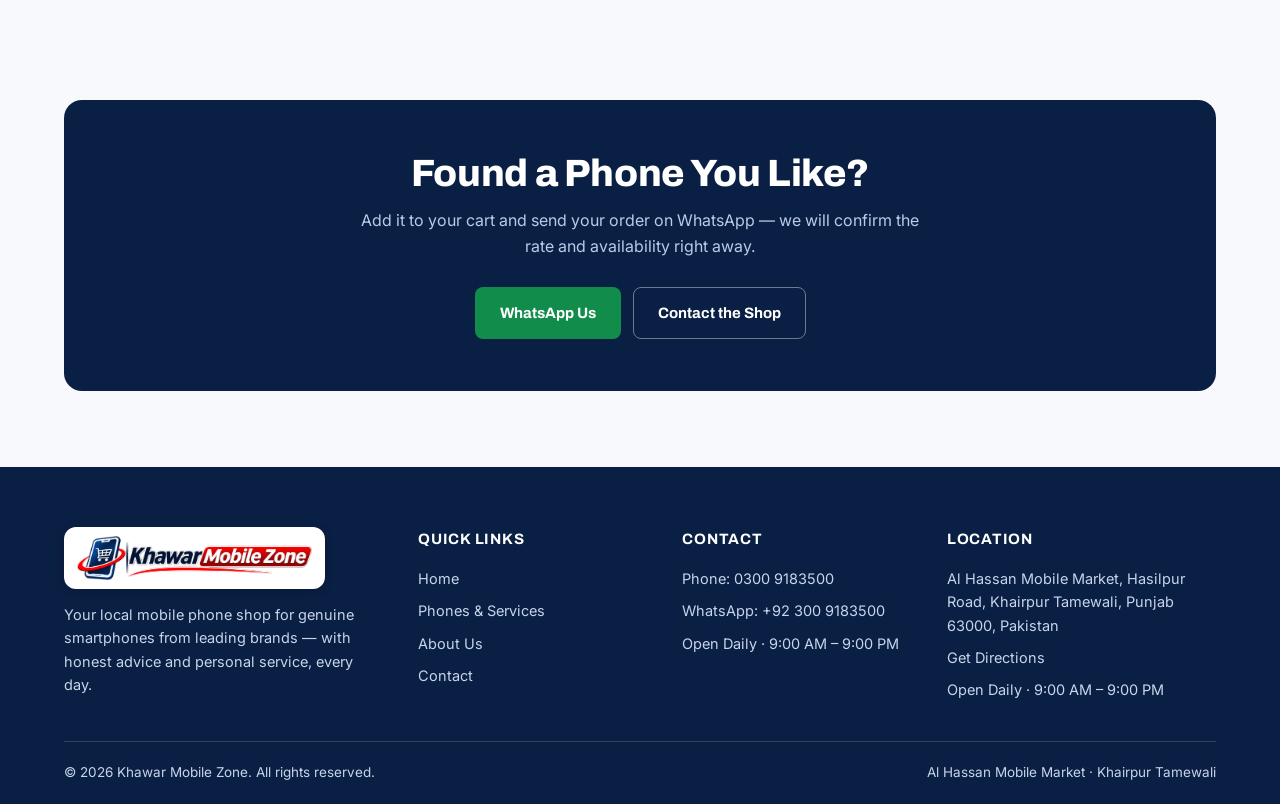
<file: phones-services/index.html>
<!DOCTYPE html>
<html lang="en">
<head>
<meta charset="UTF-8">
<meta name="viewport" content="width=device-width, initial-scale=1.0">
<title>Phones & Services | Khawar Mobile Zone, Khairpur Tamewali</title>
<meta name="description" content="Explore smartphones from Vivo, Samsung, Infinix, Oppo, Tecno and Xiaomi at Khawar Mobile Zone, Khairpur Tamewali. Add phones to your cart and confirm rates on WhatsApp.">
<link rel="canonical" href="https://khawar-mobile-zone-blond.vercel.app/phones-services/">
<meta property="og:type" content="website">
<meta property="og:title" content="Phones & Services | Khawar Mobile Zone">
<meta property="og:description" content="Explore leading smartphone brands and available mobile options at Khawar Mobile Zone. Rates confirmed on WhatsApp.">
<meta property="og:url" content="https://khawar-mobile-zone-blond.vercel.app/phones-services/">
<meta property="og:image" content="https://khawar-mobile-zone-blond.vercel.app/assets/img/og-image.jpg">
<meta name="twitter:card" content="summary">
<link rel="icon" type="image/png" href="../assets/img/favicon.png">
<link rel="preconnect" href="https://fonts.googleapis.com">
<link rel="preconnect" href="https://fonts.gstatic.com" crossorigin>
<link href="https://fonts.googleapis.com/css2?family=Archivo:wght@600;700;800&family=Inter:wght@400;500;600;700&display=swap" rel="stylesheet">
<link rel="stylesheet" href="../assets/css/style.css">
</head>
<body>
<div data-header></div>

<main>
  <section class="page-hero">
    <div class="container">
      <p class="eyebrow">Phones & Services</p>
      <h1 style="font-size:clamp(30px,4vw,44px)">Explore Smartphones &amp; Mobile Services</h1>
      <p class="lead">Explore leading smartphone brands and available mobile options at Khawar Mobile Zone.</p>
    </div>
  </section>

  <section class="section" style="padding-bottom:0">
    <div class="container">
      <div class="section-head reveal">
        <p class="eyebrow">Choose Your Brand</p>
        <h2>Shop by Brand</h2>
      </div>
      <div class="brand-grid reveal" data-brand-grid></div>
    </div>
  </section>

  <section class="section">
    <div class="container">
      <div class="section-head reveal">
        <p class="eyebrow">Smartphone Catalogue</p>
        <h2>Available Smartphones</h2>
        <p class="lead">Add any phone to your cart and place your order on WhatsApp. Rates and availability are confirmed personally on chat — no prices are shown online.</p>
      </div>
      <div class="product-grid reveal" data-products></div>
    </div>
  </section>

  <section class="section section--white">
    <div class="container">
      <div class="section-head reveal">
        <p class="eyebrow">Categories</p>
        <h2>More at the Shop</h2>
      </div>
      <div class="cat-grid">
        <article class="cat-card tilt reveal">
          <div class="thumb"><img src="../assets/img/shop/shop-showcase.jpg" alt="Smartphones on display inside Khawar Mobile Zone" loading="lazy"></div>
          <div class="cat-body"><h3>New Smartphones</h3><p>The latest models from all leading brands, ready to see in hand at the shop.</p>
            <a class="text-link" href="#services-smartphones">Service details</a></div>
        </article>
        <article class="cat-card tilt reveal">
          <div class="thumb"><img src="../assets/img/categories/feature-phones.jpg" alt="Feature phones with keypads" loading="lazy"></div>
          <div class="cat-body"><h3>Feature Phones</h3><p>Simple and dependable phones for everyday calls and long battery timing.</p>
            <a class="text-link" href="#services-feature">Service details</a></div>
        </article>
        <article class="cat-card tilt reveal">
          <div class="thumb"><img src="../assets/img/categories/accessories.jpg" alt="Wireless earbuds — mobile accessories" loading="lazy"></div>
          <div class="cat-body"><h3>Mobile Accessories</h3><p>Useful everyday accessories to complete your phone setup.</p>
            <a class="text-link" href="#services-accessories">Service details</a></div>
        </article>
        <article class="cat-card tilt reveal">
          <div class="thumb"><img src="../assets/img/shop/shop-counter.jpg" alt="Helping a customer at the Khawar Mobile Zone counter" loading="lazy"></div>
          <div class="cat-body"><h3>Honest Advice</h3><p>Tell us your budget and needs — we will help you choose the right phone.</p>
            <a class="text-link" href="#services-advice">Service details</a></div>
        </article>
      </div>
    </div>
  </section>

  <section class="section" id="services">
    <div class="container">
      <div class="section-head reveal">
        <p class="eyebrow">Services</p>
        <h2>How We Help You</h2>
      </div>

      <div class="service-block reveal" id="services-smartphones">
        <div class="sb-media"><img src="../assets/img/shop/shop-showcase.jpg" alt="Smartphones on display inside Khawar Mobile Zone"></div>
        <div>
          <h3 style="font-size:24px;margin-bottom:10px">New Smartphones</h3>
          <p class="muted">The latest smartphones from the brands our customers ask for — including the Vivo Y28, Samsung Galaxy A15, Infinix Hot 50, Oppo A3, Tecno Spark 20 and Xiaomi Redmi 13 featured on this page.</p>
          <ul class="tick-list">
            <li><svg viewBox="0 0 24 24" fill="none" stroke="currentColor" stroke-width="2.4" stroke-linecap="round" stroke-linejoin="round"><path d="M20 6 9 17l-5-5"/></svg> Eight leading brands available at one shop</li>
            <li><svg viewBox="0 0 24 24" fill="none" stroke="currentColor" stroke-width="2.4" stroke-linecap="round" stroke-linejoin="round"><path d="M20 6 9 17l-5-5"/></svg> See and compare phones in hand before you decide</li>
            <li><svg viewBox="0 0 24 24" fill="none" stroke="currentColor" stroke-width="2.4" stroke-linecap="round" stroke-linejoin="round"><path d="M20 6 9 17l-5-5"/></svg> Today's rate confirmed personally on WhatsApp</li>
          </ul>
        </div>
      </div>

      <div class="service-block flip reveal" id="services-feature">
        <div class="sb-media"><img src="../assets/img/categories/feature-phones.jpg" alt="Feature phones with keypads"></div>
        <div>
          <h3 style="font-size:24px;margin-bottom:10px">Feature Phones</h3>
          <p class="muted">Not everyone needs a smartphone. For simple calling, messaging and long battery life, ask us about the feature phones available at the shop.</p>
          <ul class="tick-list">
            <li><svg viewBox="0 0 24 24" fill="none" stroke="currentColor" stroke-width="2.4" stroke-linecap="round" stroke-linejoin="round"><path d="M20 6 9 17l-5-5"/></svg> Easy to use, dependable everyday phones</li>
            <li><svg viewBox="0 0 24 24" fill="none" stroke="currentColor" stroke-width="2.4" stroke-linecap="round" stroke-linejoin="round"><path d="M20 6 9 17l-5-5"/></svg> Availability confirmed on call or WhatsApp</li>
          </ul>
        </div>
      </div>

      <div class="service-block reveal" id="services-accessories">
        <div class="sb-media"><img src="../assets/img/categories/accessories.jpg" alt="Wireless earbuds — mobile accessories"></div>
        <div>
          <h3 style="font-size:24px;margin-bottom:10px">Mobile Accessories</h3>
          <p class="muted">Complete your phone setup at the same counter. Visit the shop or message us to ask what accessories are currently available.</p>
          <ul class="tick-list">
            <li><svg viewBox="0 0 24 24" fill="none" stroke="currentColor" stroke-width="2.4" stroke-linecap="round" stroke-linejoin="round"><path d="M20 6 9 17l-5-5"/></svg> Everyday mobile accessories at the shop</li>
            <li><svg viewBox="0 0 24 24" fill="none" stroke="currentColor" stroke-width="2.4" stroke-linecap="round" stroke-linejoin="round"><path d="M20 6 9 17l-5-5"/></svg> Ask on WhatsApp before you visit</li>
          </ul>
        </div>
      </div>

      <div class="service-block flip reveal" id="services-advice">
        <div class="sb-media"><img src="../assets/img/shop/shop-counter.jpg" alt="Helping a customer at the Khawar Mobile Zone counter"></div>
        <div>
          <h3 style="font-size:24px;margin-bottom:10px">Honest Advice</h3>
          <p class="muted">Choosing between brands and budgets can be confusing. Tell us what you need the phone for and what you want to spend — we will point you to the option that genuinely fits, in the shop or on WhatsApp.</p>
          <ul class="tick-list">
            <li><svg viewBox="0 0 24 24" fill="none" stroke="currentColor" stroke-width="2.4" stroke-linecap="round" stroke-linejoin="round"><path d="M20 6 9 17l-5-5"/></svg> Advice based on your needs and budget</li>
            <li><svg viewBox="0 0 24 24" fill="none" stroke="currentColor" stroke-width="2.4" stroke-linecap="round" stroke-linejoin="round"><path d="M20 6 9 17l-5-5"/></svg> No pressure — decide at your own pace</li>
          </ul>
          <p style="margin-top:18px"><a class="btn btn-wa" href="https://wa.me/923009183500" target="_blank" rel="noopener">Ask on WhatsApp</a></p>
        </div>
      </div>
    </div>
  </section>

  <section class="section" style="padding-top:0">
    <div class="container">
      <div class="cta-band reveal">
        <h2>Found a Phone You Like?</h2>
        <p>Add it to your cart and send your order on WhatsApp — we will confirm the rate and availability right away.</p>
        <div class="row">
          <a class="btn btn-wa" href="https://wa.me/923009183500" target="_blank" rel="noopener">WhatsApp Us</a>
          <a class="btn btn-outline" href="../contact/" style="background:transparent;color:#fff;border-color:rgba(255,255,255,.4)">Contact the Shop</a>
        </div>
      </div>
    </div>
  </section>
</main>

<div data-footer></div>
<script>window.KMZ_BASE = ".."; window.KMZ_PAGE = "phones";</script>
<script src="../assets/js/data.js"></script>
<script src="../assets/js/site.js"></script>
</body>
</html>
</file>
<file: assets/css/style.css>
/* ============================================================
   KHAWAR MOBILE ZONE — DESIGN SYSTEM
   Solid colours only. No gradients. Archivo + Inter.
   ============================================================ */
:root{
  --navy:#0A1F44; --blue:#0057D9; --bg:#F7F9FC; --panel:#EAF2FF;
  --white:#FFFFFF; --ink:#101828; --muted:#667085; --border:#DCE4F0;
  --wa:#128C4B; --wa-dark:#0E733D;
  --radius:12px; --radius-sm:8px;
  --shadow-sm:0 1px 2px rgba(16,24,40,.05);
  --shadow-md:0 8px 24px rgba(10,31,68,.10);
  --header-h:72px;
  --font-head:"Archivo",system-ui,sans-serif;
  --font-body:"Inter",system-ui,sans-serif;
}
*{margin:0;padding:0;box-sizing:border-box}
html{scroll-behavior:smooth}
body{font-family:var(--font-body);background:var(--bg);color:var(--ink);font-size:16px;line-height:1.6;-webkit-font-smoothing:antialiased}
img{max-width:100%;display:block}
a{color:var(--blue);text-decoration:none}
button{font-family:inherit;cursor:pointer;border:none;background:none}
:focus-visible{outline:3px solid var(--blue);outline-offset:2px;border-radius:4px}
.container{max-width:1200px;margin:0 auto;padding:0 24px}
.section{padding:76px 0}
.section--white{background:var(--white)}
.section--panel{background:var(--panel)}
.section-head{max-width:640px;margin-bottom:40px}
.section-head.center{margin-left:auto;margin-right:auto;text-align:center}
.eyebrow{font-family:var(--font-head);font-size:12px;font-weight:700;letter-spacing:.16em;text-transform:uppercase;color:var(--blue);margin-bottom:10px}
h1,h2,h3{font-family:var(--font-head);color:var(--navy);line-height:1.15;letter-spacing:-.01em}
h1{font-size:clamp(34px,4.6vw,54px);font-weight:800}
h2{font-size:clamp(26px,3.2vw,38px);font-weight:800;margin-bottom:12px}
h3{font-size:19px;font-weight:700}
.lead{font-size:17px;color:var(--muted)}
.muted{color:var(--muted)}

/* ---------- Buttons ---------- */
.btn{display:inline-flex;align-items:center;gap:9px;font-family:var(--font-head);font-weight:700;font-size:15px;padding:13px 24px;border-radius:var(--radius-sm);border:1px solid transparent;transition:transform .18s ease,background .18s ease,box-shadow .18s ease,border-color .18s ease;white-space:nowrap}
.btn svg{width:18px;height:18px;flex:none}
.btn:active{transform:scale(.98)}
.btn-primary{background:var(--blue);color:#fff}
.btn-primary:hover{background:var(--navy);box-shadow:var(--shadow-md)}
.btn-navy{background:var(--navy);color:#fff}
.btn-navy:hover{background:var(--blue)}
.btn-wa{background:var(--wa);color:#fff}
.btn-wa:hover{background:var(--wa-dark);box-shadow:var(--shadow-md)}
.btn-outline{background:var(--white);color:var(--navy);border-color:var(--border)}
.btn-outline:hover{border-color:var(--navy)}
.btn-block{width:100%;justify-content:center}
.btn-sm{padding:9px 16px;font-size:14px}

/* ---------- Header ---------- */
.site-header{position:sticky;top:0;z-index:200;background:var(--white);border-bottom:1px solid var(--border);transition:box-shadow .25s ease}
.site-header.scrolled{box-shadow:0 4px 18px rgba(10,31,68,.08)}
.header-in{display:flex;align-items:center;gap:28px;height:var(--header-h);max-width:1200px;margin:0 auto;padding:0 24px}
.logo{display:flex;align-items:center;gap:11px;color:var(--navy);flex:none}
.logo-mark{width:42px;height:42px;background:var(--navy);border-radius:9px;display:flex;align-items:center;justify-content:center;flex:none}
.logo-mark svg{width:22px;height:22px}
.logo-text{font-family:var(--font-head);line-height:1.1}
.logo-text b{display:block;font-size:17px;font-weight:800;letter-spacing:-.01em}
.logo-text span{font-size:11.5px;color:var(--muted);font-weight:600;letter-spacing:.04em}
.logo-img{height:50px;width:auto;display:block}
.footer-logo-plate{display:inline-flex;background:#fff;border-radius:12px;padding:9px 13px;box-shadow:0 2px 10px rgba(0,0,0,.18)}
.footer-logo-plate .logo-img{height:44px}
.drawer-brand{padding:2px 10px 14px;border-bottom:1px solid var(--border);margin-bottom:10px}
.drawer-brand img{width:150px;height:auto;display:block}
.brand-mark{text-align:center;margin-bottom:28px}
.brand-mark img{width:min(480px,85%);height:auto;margin:0 auto}
.main-nav{margin:0 auto}
.main-nav ul{display:flex;gap:6px;list-style:none}
.main-nav a{position:relative;display:block;padding:9px 13px;font-weight:600;font-size:15px;color:var(--ink);border-radius:6px}
.main-nav a::after{content:"";position:absolute;left:13px;right:13px;bottom:4px;height:2px;background:var(--blue);transform:scaleX(0);transform-origin:left;transition:transform .25s ease}
.main-nav a:hover::after,.main-nav a.active::after{transform:scaleX(1)}
.main-nav a.active{color:var(--blue)}
.header-actions{display:flex;align-items:center;gap:10px;flex:none}
.icon-btn{position:relative;width:44px;height:44px;border-radius:9px;display:flex;align-items:center;justify-content:center;color:var(--navy);border:1px solid var(--border);background:var(--white);transition:border-color .2s,background .2s}
.icon-btn:hover{border-color:var(--navy)}
.icon-btn svg{width:21px;height:21px}
.cart-count{position:absolute;top:-7px;right:-7px;min-width:21px;height:21px;padding:0 5px;border-radius:11px;background:var(--blue);color:#fff;font-size:11.5px;font-weight:700;display:flex;align-items:center;justify-content:center;transition:transform .2s}
.cart-count.pop{transform:scale(1.35)}
.hamburger{display:none}
.mobile-drawer{position:fixed;inset:0;z-index:300;pointer-events:none}
.mobile-drawer .drawer-panel{position:absolute;top:0;left:0;bottom:0;width:min(320px,86vw);background:var(--white);transform:translateX(-105%);transition:transform .32s cubic-bezier(.32,.72,.28,1);display:flex;flex-direction:column;padding:22px;box-shadow:var(--shadow-md)}
.mobile-drawer.open{pointer-events:auto}
.mobile-drawer.open .drawer-panel{transform:translateX(0)}
.mobile-drawer .scrim{position:absolute;inset:0;background:rgba(10,31,68,.45);opacity:0;transition:opacity .3s}
.mobile-drawer.open .scrim{opacity:1}
.mobile-drawer nav a{display:block;padding:13px 10px;font-family:var(--font-head);font-weight:700;font-size:17px;color:var(--navy);border-bottom:1px solid var(--border)}
.mobile-drawer nav a.active{color:var(--blue)}
.drawer-close{align-self:flex-end}
.drawer-foot{margin-top:auto;display:grid;gap:10px}

/* ---------- Hero ---------- */
.hero{background:var(--white);border-bottom:1px solid var(--border);overflow:hidden}
.hero-in{display:grid;grid-template-columns:1.05fr .95fr;gap:56px;align-items:center;padding:64px 0 72px}
.hero-copy>*{opacity:0;transform:translateY(16px);animation:rise .7s cubic-bezier(.22,.8,.3,1) forwards}
.hero-copy>*:nth-child(2){animation-delay:.08s}.hero-copy>*:nth-child(3){animation-delay:.16s}.hero-copy>*:nth-child(4){animation-delay:.24s}.hero-copy>*:nth-child(5){animation-delay:.34s}
@keyframes rise{to{opacity:1;transform:none}}
.hero h1{margin-bottom:18px}
.hero h1 .hl{color:var(--blue)}
.hero-sub{font-size:18px;color:var(--muted);max-width:520px;margin-bottom:30px}
.hero-ctas{display:flex;gap:12px;flex-wrap:wrap;margin-bottom:36px}
.trust-row{display:flex;gap:10px;flex-wrap:wrap}
.trust-chip{display:inline-flex;align-items:center;gap:8px;background:var(--bg);border:1px solid var(--border);border-radius:999px;padding:8px 14px;font-size:13.5px;font-weight:600;color:var(--navy)}
.trust-chip svg{width:16px;height:16px;color:var(--blue)}
.trust-chip .dot{width:8px;height:8px;border-radius:50%;background:var(--wa)}
.hero-media{position:relative;opacity:0;transform:translateX(24px);animation:rise .8s .2s cubic-bezier(.22,.8,.3,1) forwards}
.hero-media .frame{border-radius:16px;overflow:hidden;border:1px solid var(--border);box-shadow:var(--shadow-md)}
.hero-media img{width:100%;height:100%;object-fit:cover;aspect-ratio:4/3}
.hero-badge{position:absolute;display:flex;align-items:center;gap:10px;background:var(--white);border:1px solid var(--border);border-radius:var(--radius);box-shadow:var(--shadow-md);padding:12px 16px;animation:floaty 5s ease-in-out infinite}
.hero-badge b{font-family:var(--font-head);color:var(--navy);font-size:17px;line-height:1.1;display:block}
.hero-badge span{font-size:12.5px;color:var(--muted)}
.badge-rating{left:-18px;bottom:34px}
.badge-hours{right:-12px;top:26px;animation-delay:1.4s}
@keyframes floaty{0%,100%{transform:translateY(0)}50%{transform:translateY(-7px)}}
.stars{color:#F5A623;font-size:14px;letter-spacing:2px;line-height:1}

/* ---------- Brand marquee ---------- */
.marquee{background:var(--navy);padding:22px 0;overflow:hidden}
.marquee-track{display:flex;gap:0;width:max-content;animation:scrollX 30s linear infinite}
.marquee:hover .marquee-track{animation-play-state:paused}
.marquee-set{display:flex;align-items:center;gap:72px;padding-right:72px}
.marquee-set img{width:auto;max-width:150px;object-fit:contain;filter:brightness(0) invert(1);opacity:.92}
@keyframes scrollX{to{transform:translateX(-50%)}}

/* ---------- Brand grid ---------- */
.brand-grid{display:grid;grid-template-columns:repeat(4,1fr);gap:18px}
.brand-card{background:var(--white);border:1px solid var(--border);border-radius:var(--radius);height:132px;display:flex;flex-direction:column;align-items:center;justify-content:center;gap:12px;padding:18px;transition:box-shadow .25s ease,border-color .25s ease;transform-style:preserve-3d;will-change:transform}
.brand-card:hover{border-color:#B9CBE8;box-shadow:var(--shadow-md)}
.brand-card img{width:auto;max-width:160px;object-fit:contain}
.brand-card span{font-family:var(--font-head);font-weight:700;font-size:14px;color:var(--navy)}

/* ---------- Category / service cards ---------- */
.cat-grid{display:grid;grid-template-columns:repeat(4,1fr);gap:18px}
.cat-grid.cols-3{grid-template-columns:repeat(3,1fr)}
.cat-card{background:var(--white);border:1px solid var(--border);border-radius:var(--radius);overflow:hidden;transition:box-shadow .25s ease;transform-style:preserve-3d;will-change:transform}
.cat-card:hover{box-shadow:var(--shadow-md)}
.cat-card .thumb{height:150px;background:var(--panel);display:flex;align-items:center;justify-content:center;overflow:hidden}
.cat-card .thumb svg{width:56px;height:56px;color:var(--navy)}
.cat-card .thumb img{width:100%;height:100%;object-fit:cover;transition:transform .5s ease}
.cat-card:hover .thumb img{transform:scale(1.05)}
.cat-body{padding:20px}
.cat-body h3{margin-bottom:7px}
.cat-body p{font-size:14.5px;color:var(--muted);margin-bottom:14px}
.text-link{font-family:var(--font-head);font-weight:700;font-size:14.5px;color:var(--blue);display:inline-flex;align-items:center;gap:6px}
.text-link svg{width:16px;height:16px;transition:transform .2s}
.text-link:hover svg{transform:translateX(3px)}

/* ---------- Product cards ---------- */
.product-grid{display:grid;grid-template-columns:repeat(3,1fr);gap:20px}
.product-card{background:var(--white);border:1px solid var(--border);border-radius:var(--radius);overflow:hidden;display:flex;flex-direction:column;transition:box-shadow .25s ease;transform-style:preserve-3d;will-change:transform}
.product-card:hover{box-shadow:var(--shadow-md)}
.product-media{background:var(--white);padding:26px 26px 8px;display:flex;align-items:center;justify-content:center}
.product-media img{height:230px;width:auto;max-width:100%;object-fit:contain;transition:transform .45s ease}
.product-card:hover .product-media img{transform:scale(1.05)}
.product-body{padding:8px 22px 22px;display:flex;flex-direction:column;gap:4px;flex:1}
.product-brand{font-size:12px;font-weight:700;letter-spacing:.12em;text-transform:uppercase;color:var(--blue)}
.product-name{font-family:var(--font-head);font-size:18.5px;font-weight:700;color:var(--navy)}
.product-rate{font-size:13.5px;color:var(--muted);margin:5px 0 16px;display:flex;align-items:center;gap:7px}
.product-rate svg{width:15px;height:15px;color:var(--wa);flex:none}
.product-actions{margin-top:auto;display:grid;grid-template-columns:1fr 1fr;gap:9px}
.product-actions .btn{padding:11px 10px;font-size:13.5px;justify-content:center}
.btn-cart{background:var(--navy);color:#fff}
.btn-cart:hover{background:var(--blue)}
.btn-rate{background:var(--white);color:var(--wa-dark);border-color:var(--wa)}
.btn-rate:hover{background:#EAF7F0}
.added-flash{animation:addedFlash .5s ease}
@keyframes addedFlash{0%{box-shadow:0 0 0 0 rgba(0,87,217,.45)}100%{box-shadow:0 0 0 16px rgba(0,87,217,0)}}

/* ---------- Gallery ---------- */
.gallery-grid{display:grid;grid-template-columns:repeat(4,1fr);gap:16px}
.gallery-item{border-radius:var(--radius);overflow:hidden;border:1px solid var(--border);position:relative;cursor:zoom-in;background:var(--panel)}
.gallery-item img{width:100%;height:100%;aspect-ratio:4/3;object-fit:cover;transition:transform .5s ease}
.gallery-item:hover img{transform:scale(1.06)}
.gallery-item figcaption{position:absolute;left:0;right:0;bottom:0;background:rgba(10,31,68,.82);color:#fff;font-size:13px;font-weight:600;padding:8px 13px}
.lightbox{position:fixed;inset:0;z-index:400;background:rgba(10,31,68,.9);display:none;align-items:center;justify-content:center;padding:24px}
.lightbox.open{display:flex}
.lightbox img{max-width:min(1000px,94vw);max-height:86vh;border-radius:10px}
.lightbox button{position:absolute;top:18px;right:18px;color:#fff;width:46px;height:46px}

/* ---------- Trust / rating ---------- */
.trust-band{display:grid;grid-template-columns:auto 1fr auto;gap:34px;align-items:center;background:var(--white);border:1px solid var(--border);border-radius:16px;padding:34px 38px}
.rating-big{font-family:var(--font-head);font-size:56px;font-weight:800;color:var(--navy);line-height:1}
.rating-stars{font-size:22px;color:#F5A623;letter-spacing:4px;margin-top:6px}

/* ---------- Info strip / location ---------- */
.info-grid{display:grid;grid-template-columns:repeat(4,1fr);gap:18px}
.info-card{background:var(--white);border:1px solid var(--border);border-radius:var(--radius);padding:24px}
.info-card .ic{width:46px;height:46px;border-radius:10px;background:var(--panel);display:flex;align-items:center;justify-content:center;margin-bottom:14px}
.info-card .ic svg{width:23px;height:23px;color:var(--blue)}
.info-card h3{font-size:16.5px;margin-bottom:5px}
.info-card p{font-size:14.5px;color:var(--muted)}
.split{display:grid;grid-template-columns:1fr 1fr;gap:44px;align-items:stretch}
.map-frame{border-radius:16px;overflow:hidden;border:1px solid var(--border);min-height:340px;background:var(--panel)}
.map-frame iframe{width:100%;height:100%;min-height:340px;border:0;display:block}
.status-pill{display:inline-flex;align-items:center;gap:8px;font-weight:700;font-size:13.5px;padding:6px 13px;border-radius:999px;border:1px solid var(--border);background:var(--white);color:var(--navy)}
.status-pill .dot{width:9px;height:9px;border-radius:50%;background:var(--wa)}
.status-pill.closed .dot{background:#D92D20}

/* ---------- Final CTA ---------- */
.cta-band{background:var(--navy);border-radius:18px;padding:52px 48px;text-align:center;color:#fff}
.cta-band h2{color:#fff}
.cta-band p{color:#B9CBE8;max-width:560px;margin:0 auto 28px}
.cta-band .row{display:flex;gap:12px;justify-content:center;flex-wrap:wrap}

/* ---------- Footer ---------- */
.site-footer{background:var(--navy);color:#C7D5EA;margin-top:0}
.footer-in{display:grid;grid-template-columns:1.4fr 1fr 1fr 1.2fr;gap:40px;padding:60px 0 40px}
.site-footer h4{font-family:var(--font-head);color:#fff;font-size:15px;letter-spacing:.05em;text-transform:uppercase;margin-bottom:16px}
.site-footer p,.site-footer a,.site-footer li{font-size:14.5px;color:#C7D5EA}
.site-footer ul{list-style:none;display:grid;gap:9px}
.site-footer a:hover{color:#fff}
.footer-logo{display:flex;align-items:center;gap:11px;margin-bottom:14px;color:#fff}
.footer-logo .logo-mark{background:#fff}
.footer-logo .logo-mark svg{color:var(--navy)}
.footer-bottom{border-top:1px solid rgba(255,255,255,.16);padding:20px 0;display:flex;justify-content:space-between;gap:14px;flex-wrap:wrap;font-size:13.5px}

/* ---------- Cart drawer ---------- */
.cart-root{position:fixed;inset:0;z-index:350;pointer-events:none}
.cart-root .scrim{position:absolute;inset:0;background:rgba(10,31,68,.5);opacity:0;transition:opacity .3s}
.cart-root.open{pointer-events:auto}
.cart-root.open .scrim{opacity:1}
.cart-drawer{position:absolute;top:0;right:0;bottom:0;width:min(420px,94vw);background:var(--white);transform:translateX(105%);transition:transform .34s cubic-bezier(.32,.72,.28,1);display:flex;flex-direction:column;box-shadow:-14px 0 40px rgba(10,31,68,.18)}
.cart-root.open .cart-drawer{transform:translateX(0)}
.cart-head{display:flex;align-items:center;justify-content:space-between;padding:20px 22px;border-bottom:1px solid var(--border)}
.cart-head h3{font-size:18px}
.cart-items{flex:1;overflow-y:auto;padding:16px 22px;display:flex;flex-direction:column;gap:14px}
.cart-item{display:grid;grid-template-columns:58px 1fr auto;gap:13px;align-items:center;border:1px solid var(--border);border-radius:10px;padding:10px 12px}
.cart-item img{width:58px;height:58px;object-fit:contain}
.cart-item .nm{font-family:var(--font-head);font-weight:700;font-size:14.5px;color:var(--navy);line-height:1.3}
.cart-item .br{font-size:12px;color:var(--muted)}
.qty{display:inline-flex;align-items:center;gap:2px;border:1px solid var(--border);border-radius:8px;margin-top:7px}
.qty button{width:27px;height:27px;font-size:16px;font-weight:700;color:var(--navy);display:flex;align-items:center;justify-content:center;border-radius:7px}
.qty button:hover{background:var(--panel)}
.qty output{min-width:26px;text-align:center;font-weight:700;font-size:14px}
.cart-remove{color:#D92D20;font-size:12.5px;font-weight:600;margin-top:6px;display:inline-block}
.cart-side{display:flex;flex-direction:column;align-items:flex-end;justify-content:space-between;align-self:stretch}
.cart-trash{color:var(--muted);width:34px;height:34px;display:flex;align-items:center;justify-content:center;border-radius:8px}
.cart-trash:hover{color:#D92D20;background:#FEF3F2}
.cart-trash svg{width:17px;height:17px}
.cart-empty{text-align:center;padding:44px 10px;color:var(--muted)}
.cart-empty svg{width:52px;height:52px;color:var(--border);margin:0 auto 12px}
.cart-foot{border-top:1px solid var(--border);padding:18px 22px;display:grid;gap:9px}
.cart-note{font-size:13px;color:var(--muted);text-align:center}
.btn[disabled]{opacity:.45;pointer-events:none}

/* ---------- Floating WhatsApp ---------- */
.wa-float{position:fixed;right:20px;bottom:20px;z-index:250;width:58px;height:58px;border-radius:50%;background:var(--wa);display:flex;align-items:center;justify-content:center;box-shadow:0 10px 26px rgba(18,140,75,.4);transition:transform .2s,background .2s}
.wa-float:hover{background:var(--wa-dark);transform:scale(1.06)}
.wa-float svg{width:29px;height:29px}
.wa-float::after{content:"";position:absolute;inset:-5px;border-radius:50%;border:2px solid rgba(18,140,75,.45);animation:pulse 2.2s ease-out infinite}
@keyframes pulse{0%{transform:scale(.85);opacity:1}70%{transform:scale(1.2);opacity:0}100%{opacity:0}}

/* ---------- Page hero / inner pages ---------- */
.page-hero{background:var(--white);border-bottom:1px solid var(--border);padding:54px 0}
.page-hero .lead{max-width:640px;margin-top:10px}
.service-block{display:grid;grid-template-columns:1fr 1fr;gap:44px;align-items:center;padding:44px 0;border-bottom:1px solid var(--border)}
.service-block:last-child{border-bottom:none}
.service-block.flip .sb-media{order:2}
.sb-media{border-radius:16px;overflow:hidden;border:1px solid var(--border);background:var(--panel)}
.sb-media img{width:100%;aspect-ratio:4/3;object-fit:cover}
.sb-media .ph{aspect-ratio:4/3;display:flex;flex-direction:column;gap:10px;align-items:center;justify-content:center;color:var(--navy)}
.sb-media .ph svg{width:60px;height:60px}
.tick-list{list-style:none;display:grid;gap:9px;margin-top:16px}
.tick-list li{display:flex;gap:10px;font-size:15px;color:var(--ink)}
.tick-list svg{width:19px;height:19px;color:var(--wa);flex:none;margin-top:3px}

/* ---------- Contact ---------- */
.contact-grid{display:grid;grid-template-columns:repeat(3,1fr);gap:18px}
.contact-card{background:var(--white);border:1px solid var(--border);border-radius:var(--radius);padding:28px;text-align:left}
.contact-card .ic{width:52px;height:52px;border-radius:12px;background:var(--panel);display:flex;align-items:center;justify-content:center;margin-bottom:16px}
.contact-card .ic svg{width:26px;height:26px;color:var(--blue)}
.contact-card .ic.wa-ic{background:#EAF7F0}.contact-card .ic.wa-ic svg{color:var(--wa)}
.contact-card h3{margin-bottom:6px}
.contact-card .big{font-family:var(--font-head);font-size:19px;font-weight:700;color:var(--navy);margin-bottom:6px}
.contact-card p{font-size:14.5px;color:var(--muted);margin-bottom:18px}
.hours-table{width:100%;border-collapse:collapse;background:var(--white);border:1px solid var(--border);border-radius:var(--radius);overflow:hidden}
.hours-table th,.hours-table td{padding:13px 18px;text-align:left;font-size:15px;border-bottom:1px solid var(--border)}
.hours-table tr:last-child td{border-bottom:none}
.hours-table th{font-family:var(--font-head);color:var(--navy);background:var(--bg)}
.hours-table tr.today td{background:var(--panel);font-weight:700;color:var(--navy)}
.hours-table .today-tag{font-size:11px;background:var(--blue);color:#fff;border-radius:999px;padding:2px 9px;margin-left:8px;vertical-align:2px}

/* ---------- Reveal on scroll ---------- */
.reveal{opacity:0;transform:translateY(22px);transition:opacity .65s ease,transform .65s cubic-bezier(.22,.8,.3,1)}
.reveal.in{opacity:1;transform:none}

/* ---------- Responsive ---------- */
@media (max-width:1020px){
  .brand-grid{grid-template-columns:repeat(3,1fr)}
  .cat-grid,.info-grid{grid-template-columns:repeat(2,1fr)}
  .gallery-grid{grid-template-columns:repeat(2,1fr)}
  .product-grid{grid-template-columns:repeat(2,1fr)}
  .footer-in{grid-template-columns:1fr 1fr}
  .trust-band{grid-template-columns:1fr;text-align:center;justify-items:center}
}
@media (max-width:860px){
  .cat-grid.cols-3{grid-template-columns:1fr}
  .main-nav,.header-actions .btn{display:none}
  .hamburger{display:flex}
  .hero-in{grid-template-columns:1fr;gap:40px;padding:44px 0 56px}
  .badge-rating{left:8px}.badge-hours{right:8px}
  .split,.service-block{grid-template-columns:1fr}
  .service-block.flip .sb-media{order:0}
  .contact-grid{grid-template-columns:1fr}
  .section{padding:54px 0}
}
@media (max-width:560px){
  .brand-grid{grid-template-columns:repeat(2,1fr)}
  .cat-grid,.info-grid,.product-grid{grid-template-columns:1fr}
  .gallery-grid{grid-template-columns:1fr}
  .footer-in{grid-template-columns:1fr;gap:30px;padding:44px 0 30px}
  .cta-band{padding:40px 24px}
  .product-actions{grid-template-columns:1fr 1fr}
  .hero-ctas .btn{flex:1;justify-content:center}
  .trust-band{padding:28px 22px}
  .container{padding:0 18px}
  .header-in{padding:0 18px;gap:14px}
  .logo-text b{font-size:15.5px}
  .logo-img{height:40px}
  .footer-logo-plate .logo-img{height:36px}
}
@media (prefers-reduced-motion:reduce){
  *,*::before,*::after{animation-duration:.001s !important;transition-duration:.001s !important;scroll-behavior:auto !important}
  .marquee-track{animation:none}
  .reveal{opacity:1;transform:none}
  .hero-copy>*,.hero-media{opacity:1;transform:none;animation:none}
}
</file>
